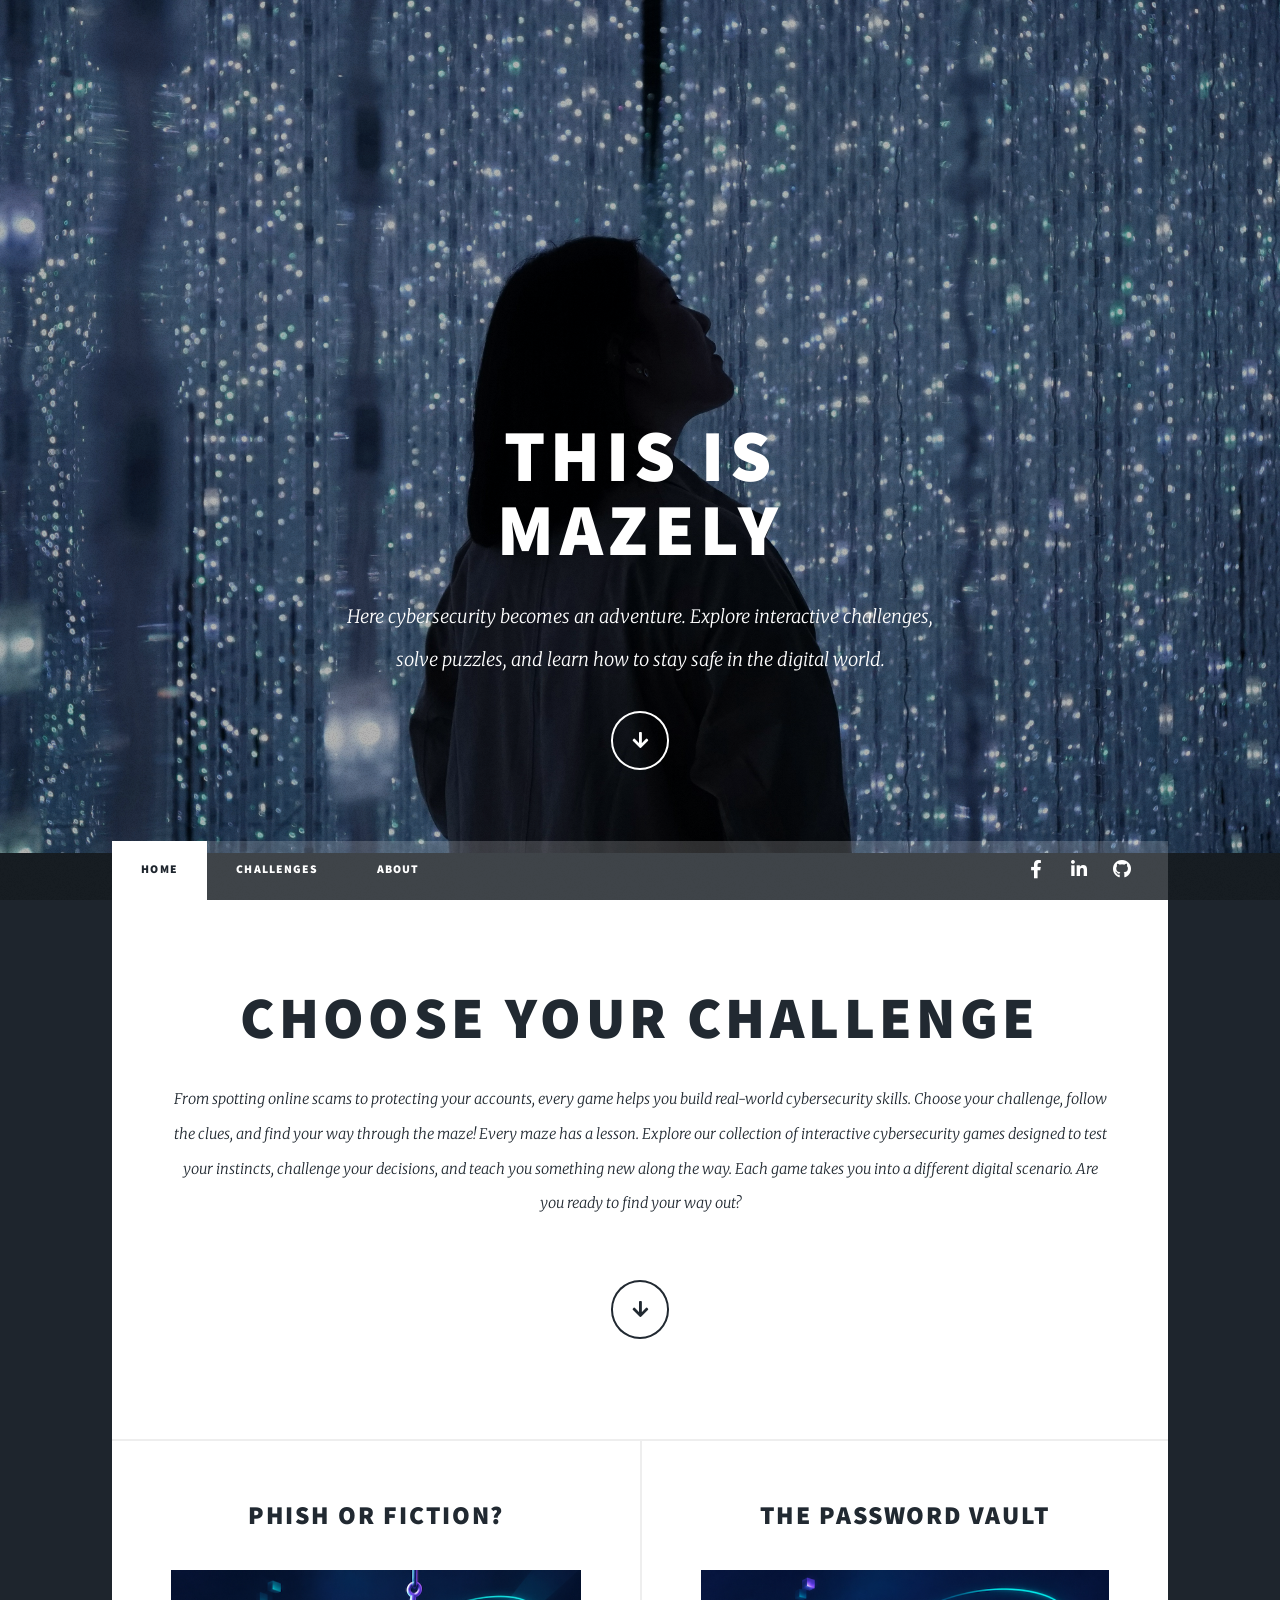
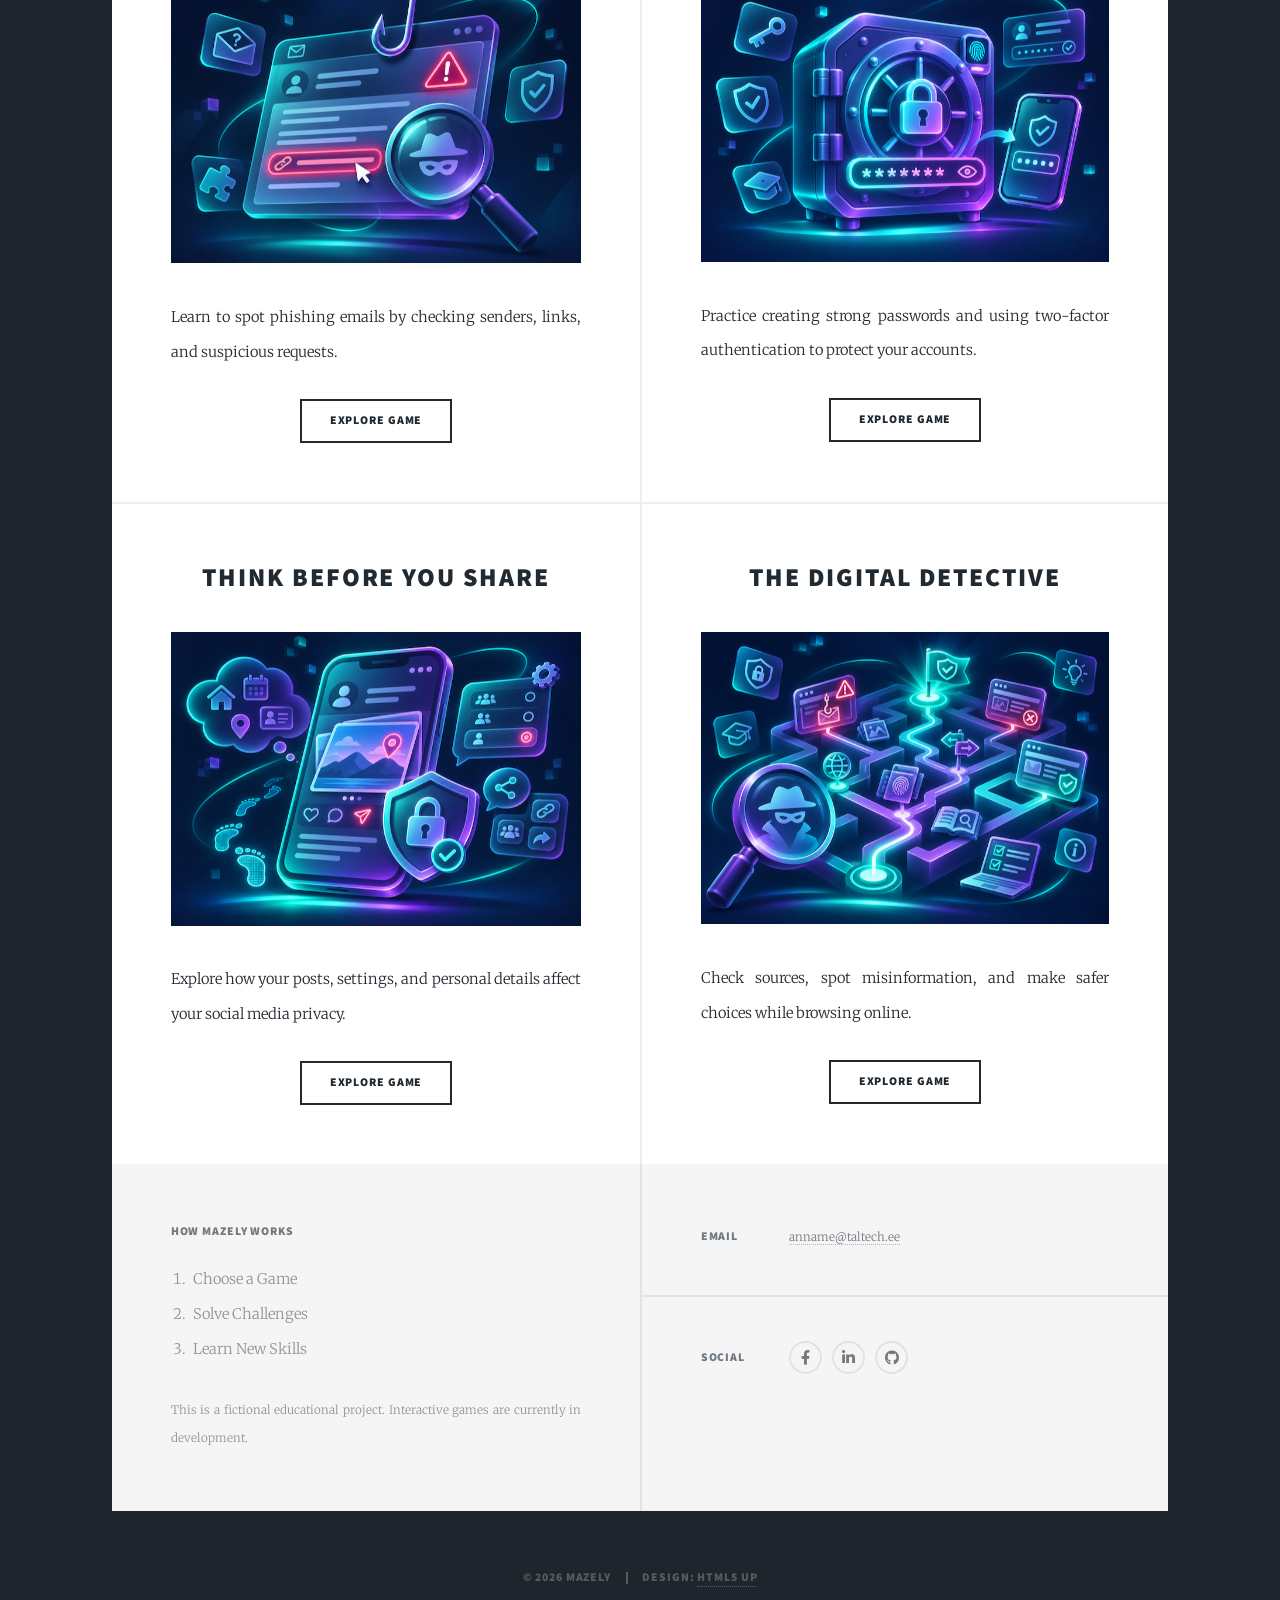
<file: index.html>
<!DOCTYPE HTML>
<!--
	Massively by HTML5 UP
	html5up.net | @ajlkn
	Free for personal and commercial use under the CCA 3.0 license (html5up.net/license)
-->
<html>
	<head>
		<title>Mazely - Cybersecurity Learning Games</title>
		<meta charset="utf-8" />
		<meta name="viewport" content="width=device-width, initial-scale=1, user-scalable=no" />
		<link rel="icon" type="image/png" sizes="32x32" href="images/favicon-32.png" />
		<link rel="icon" type="image/png" sizes="192x192" href="images/favicon-192.png" />
		<link rel="stylesheet" href="assets/css/main.css" />
		<noscript><link rel="stylesheet" href="assets/css/noscript.css" /></noscript>
	</head>
	<body class="is-preload">

		<!-- Wrapper -->
			<div id="wrapper" class="fade-in">

				<!-- Intro -->
					<div id="intro">
						<h1>This is<br />
						Mazely</h1>
						<p>Here cybersecurity becomes an adventure. Explore interactive challenges,<br />
						solve puzzles, and learn how to stay safe in the digital world.</p>
						<ul class="actions">
							<li><a href="#header" class="button icon solid solo fa-arrow-down scrolly">Continue</a></li>
						</ul>
					</div>

				<!-- Header -->
					<header id="header">
						<a href="index.html" class="logo">Mazely</a>
					</header>

				<!-- Nav -->
					<nav id="nav">
						<ul class="links">
							<li class="active"><a href="index.html">Home</a></li>
							<li><a href="challenges.html">Challenges</a></li>
							<li><a href="about.html">About</a></li>
						</ul>
						<ul class="icons">
							<li><a href="https://www.facebook.com/annamaria.erik" target="_blank" rel="noopener noreferrer" class="icon brands fa-facebook-f"><span class="label">Facebook</span></a></li>
							<li><a href="https://www.linkedin.com/in/anna-maria-erik/" target="_blank" rel="noopener noreferrer" class="icon brands fa-linkedin-in"><span class="label">LinkedIn</span></a></li>
							<li><a href="https://github.com/anxalicious" target="_blank" rel="noopener noreferrer" class="icon brands fa-github"><span class="label">GitHub</span></a></li>
						</ul>
					</nav>

				<!-- Main -->
					<div id="main">

						<!-- Featured Introduction -->
							<article class="post featured">
								<header class="major">
									<h2>Choose Your Challenge</h2>
									<p>From spotting online scams to protecting your accounts, every game helps you build real-world cybersecurity skills. Choose your challenge, follow the clues, and find your way through the maze! Every maze has a lesson. Explore our collection of interactive cybersecurity games designed to test your instincts, challenge your decisions, and teach you something new along the way. Each game takes you into a different digital scenario. Are you ready to find your way out?</p>
								</header>
								<ul class="actions special fixed">
									<li><a href="#games" aria-label="Explore Games" class="button icon solid solo fa-arrow-down scrolly"></a></li>
								</ul>
							</article>

						<!-- Cybersecurity Games -->
							<section id="games" class="posts">
								<article>
									<header>
										<h2>Phish or Fiction?</h2>
									</header>
									<span class="image fit"><img src="images/room_phish.jpeg" alt="" /></span>
									<p>Learn to spot phishing emails by checking senders, links, and suspicious requests.</p>
									<ul class="actions special">
										<li><a href="challenges.html#phishing" class="button">Explore Game</a></li>
									</ul>
								</article>
								<article>
									<header>
										<h2>The Password Vault</h2>
									</header>
									<span class="image fit"><img src="images/room_vault.jpeg" alt="" /></span>
									<p>Practice creating strong passwords and using two-factor authentication to protect your accounts.</p>
									<ul class="actions special">
										<li><a href="challenges.html#password-vault" class="button">Explore Game</a></li>
									</ul>
								</article>
								<article>
									<header>
										<h2>Think Before You Share</h2>
									</header>
									<span class="image fit"><img src="images/room_social.jpeg" alt="" /></span>
									<p>Explore how your posts, settings, and personal details affect your social media privacy.</p>
									<ul class="actions special">
										<li><a href="challenges.html#social-privacy" class="button">Explore Game</a></li>
									</ul>
								</article>
								<article>
									<header>
										<h2>The Digital Detective</h2>
									</header>
									<span class="image fit"><img src="images/room_detective.jpeg" alt="" /></span>
									<p>Check sources, spot misinformation, and make safer choices while browsing online.</p>
									<ul class="actions special">
										<li><a href="challenges.html#digital-detective" class="button">Explore Game</a></li>
									</ul>
								</article>
							</section>

					</div>

				<!-- Footer -->
					<footer id="footer">
						<section>
							<h3>How Mazely Works</h3>
							<ol>
								<li>Choose a Game</li>
								<li>Solve Challenges</li>
								<li>Learn New Skills</li>
							</ol>
							<p><small>This is a fictional educational project. Interactive games are currently in development.</small></p>
						</section>
						<section class="split contact">
							<section>
								<h3>Email</h3>
								<p><a href="mailto:anname@taltech.ee">anname@taltech.ee</a></p>
							</section>
							<section>
								<h3>Social</h3>
								<ul class="icons alt">
									<li><a href="https://www.facebook.com/annamaria.erik" target="_blank" rel="noopener noreferrer" class="icon brands alt fa-facebook-f"><span class="label">Facebook</span></a></li>
									<li><a href="https://www.linkedin.com/in/anna-maria-erik/" target="_blank" rel="noopener noreferrer" class="icon brands alt fa-linkedin-in"><span class="label">LinkedIn</span></a></li>
									<li><a href="https://github.com/anxalicious" target="_blank" rel="noopener noreferrer" class="icon brands alt fa-github"><span class="label">GitHub</span></a></li>
								</ul>
							</section>
						</section>
					</footer>

				<!-- Copyright -->
					<div id="copyright">
						<ul><li>&copy; 2026 Mazely</li><li>Design: <a href="https://html5up.net" target="_blank" rel="noopener noreferrer">HTML5 UP</a></li></ul>
					</div>

			</div>

		<!-- Scripts -->
			<script src="assets/js/jquery.min.js"></script>
			<script src="assets/js/jquery.scrollex.min.js"></script>
			<script src="assets/js/jquery.scrolly.min.js"></script>
			<script src="assets/js/browser.min.js"></script>
			<script src="assets/js/breakpoints.min.js"></script>
			<script src="assets/js/util.js"></script>
			<script src="assets/js/main.js"></script>

	</body>
</html>
</file>
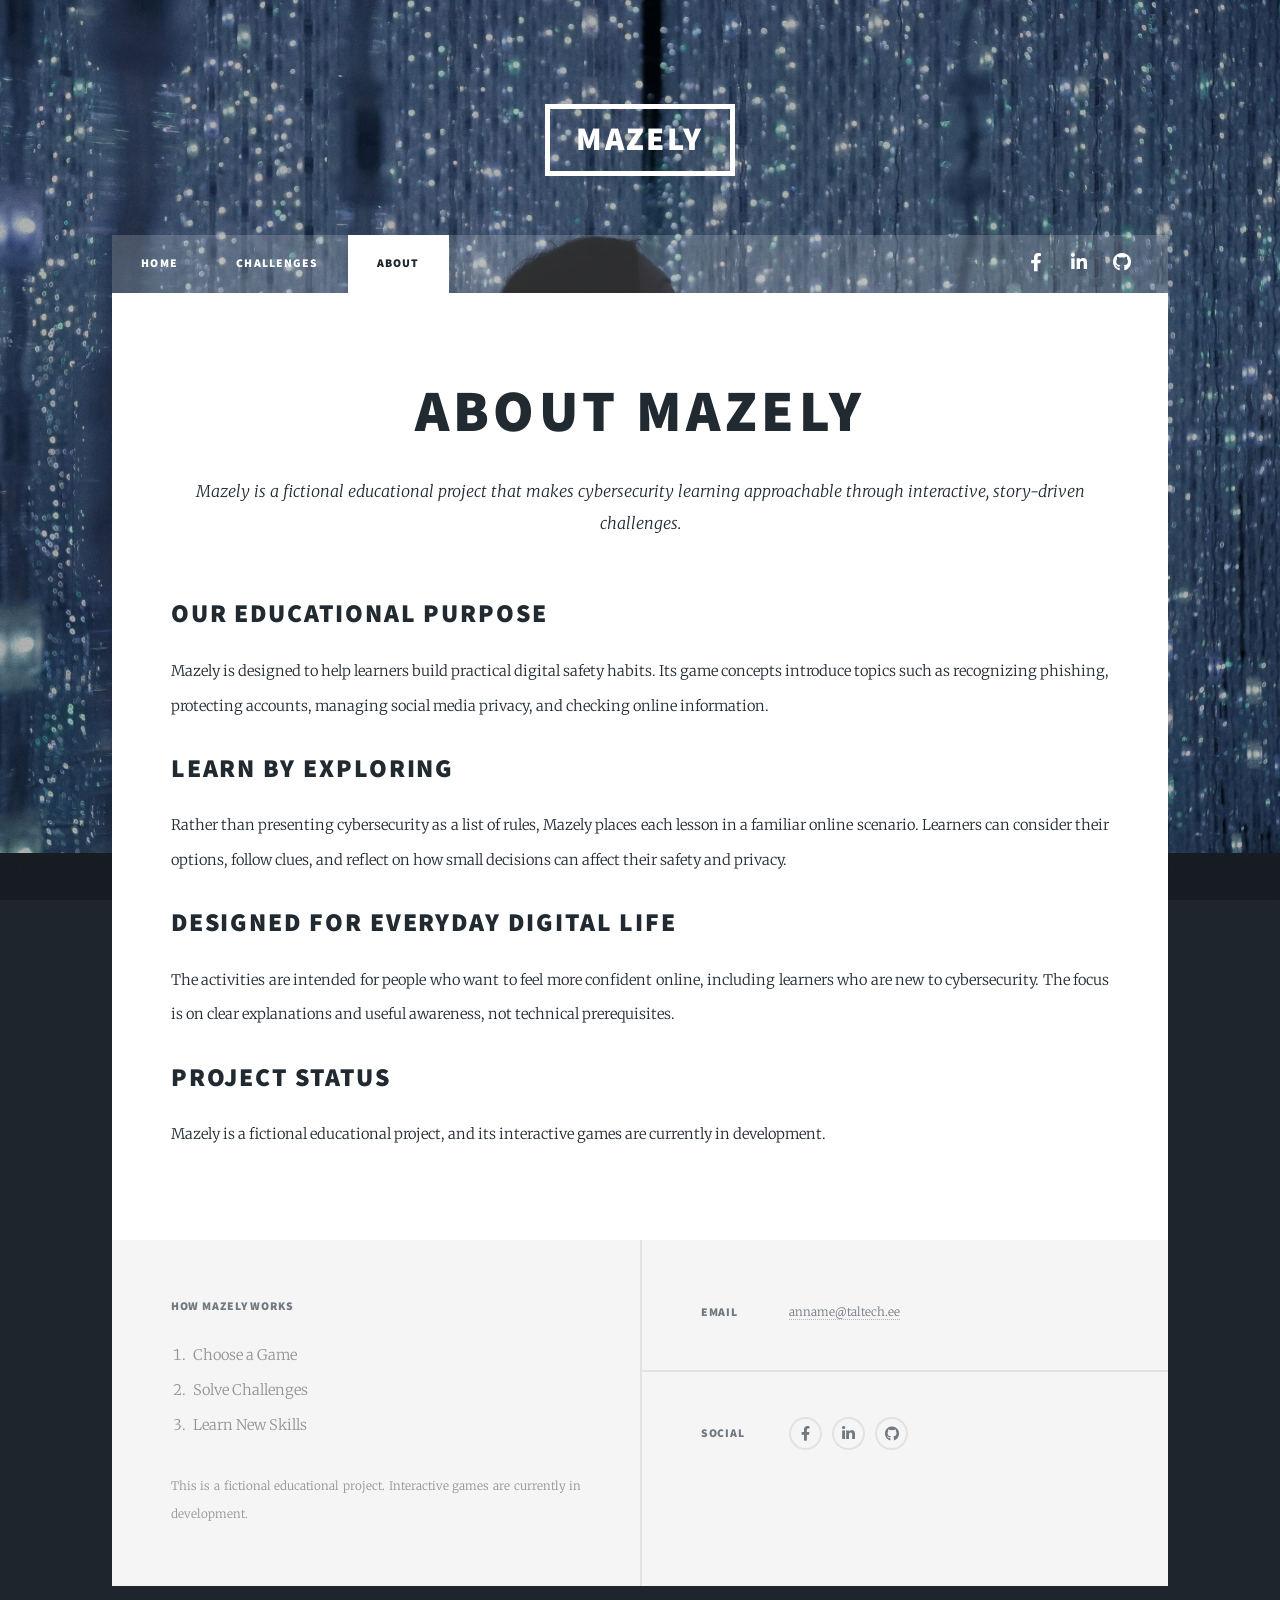
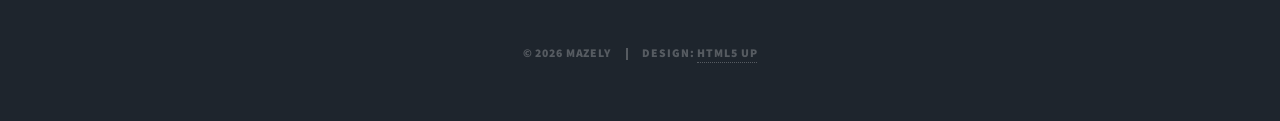
<file: about.html>
<!DOCTYPE HTML>
<!--
	Massively by HTML5 UP
	html5up.net | @ajlkn
	Free for personal and commercial use under the CCA 3.0 license (html5up.net/license)
-->
<html>
	<head>
		<title>About - Mazely</title>
		<meta charset="utf-8" />
		<meta name="viewport" content="width=device-width, initial-scale=1, user-scalable=no" />
		<link rel="icon" type="image/png" sizes="32x32" href="images/favicon-32.png" />
		<link rel="icon" type="image/png" sizes="192x192" href="images/favicon-192.png" />
		<link rel="stylesheet" href="assets/css/main.css" />
		<noscript><link rel="stylesheet" href="assets/css/noscript.css" /></noscript>
	</head>
	<body class="is-preload">

		<!-- Wrapper -->
			<div id="wrapper">

				<!-- Header -->
					<header id="header">
						<a href="index.html" class="logo">Mazely</a>
					</header>

				<!-- Nav -->
					<nav id="nav">
						<ul class="links">
							<li><a href="index.html">Home</a></li>
							<li><a href="challenges.html">Challenges</a></li>
							<li class="active"><a href="about.html">About</a></li>
						</ul>
						<ul class="icons">
							<li><a href="https://www.facebook.com/annamaria.erik" target="_blank" rel="noopener noreferrer" class="icon brands fa-facebook-f"><span class="label">Facebook</span></a></li>
							<li><a href="https://www.linkedin.com/in/anna-maria-erik/" target="_blank" rel="noopener noreferrer" class="icon brands fa-linkedin-in"><span class="label">LinkedIn</span></a></li>
							<li><a href="https://github.com/anxalicious" target="_blank" rel="noopener noreferrer" class="icon brands fa-github"><span class="label">GitHub</span></a></li>
						</ul>
					</nav>

				<!-- Main -->
					<div id="main">
						<section class="post">
							<header class="major">
								<h1>About Mazely</h1>
								<p>Mazely is a fictional educational project that makes cybersecurity learning approachable through interactive, story-driven challenges.</p>
							</header>

							<h2>Our Educational Purpose</h2>
							<p>Mazely is designed to help learners build practical digital safety habits. Its game concepts introduce topics such as recognizing phishing, protecting accounts, managing social media privacy, and checking online information.</p>

							<h2>Learn by Exploring</h2>
							<p>Rather than presenting cybersecurity as a list of rules, Mazely places each lesson in a familiar online scenario. Learners can consider their options, follow clues, and reflect on how small decisions can affect their safety and privacy.</p>

							<h2>Designed for Everyday Digital Life</h2>
							<p>The activities are intended for people who want to feel more confident online, including learners who are new to cybersecurity. The focus is on clear explanations and useful awareness, not technical prerequisites.</p>

							<h2>Project Status</h2>
							<p>Mazely is a fictional educational project, and its interactive games are currently in development.</p>
						</section>
					</div>

				<!-- Footer -->
					<footer id="footer">
						<section>
							<h3>How Mazely Works</h3>
							<ol>
								<li>Choose a Game</li>
								<li>Solve Challenges</li>
								<li>Learn New Skills</li>
							</ol>
							<p><small>This is a fictional educational project. Interactive games are currently in development.</small></p>
						</section>
						<section class="split contact">
							<section>
								<h3>Email</h3>
								<p><a href="mailto:anname@taltech.ee">anname@taltech.ee</a></p>
							</section>
							<section>
								<h3>Social</h3>
								<ul class="icons alt">
									<li><a href="https://www.facebook.com/annamaria.erik" target="_blank" rel="noopener noreferrer" class="icon brands alt fa-facebook-f"><span class="label">Facebook</span></a></li>
									<li><a href="https://www.linkedin.com/in/anna-maria-erik/" target="_blank" rel="noopener noreferrer" class="icon brands alt fa-linkedin-in"><span class="label">LinkedIn</span></a></li>
									<li><a href="https://github.com/anxalicious" target="_blank" rel="noopener noreferrer" class="icon brands alt fa-github"><span class="label">GitHub</span></a></li>
								</ul>
							</section>
						</section>
					</footer>

				<!-- Copyright -->
					<div id="copyright">
						<ul><li>&copy; 2026 Mazely</li><li>Design: <a href="https://html5up.net" target="_blank" rel="noopener noreferrer">HTML5 UP</a></li></ul>
					</div>
			</div>

		<!-- Scripts -->
			<script src="assets/js/jquery.min.js"></script>
			<script src="assets/js/jquery.scrollex.min.js"></script>
			<script src="assets/js/jquery.scrolly.min.js"></script>
			<script src="assets/js/browser.min.js"></script>
			<script src="assets/js/breakpoints.min.js"></script>
			<script src="assets/js/util.js"></script>
			<script src="assets/js/main.js"></script>

	</body>
</html>
</file>
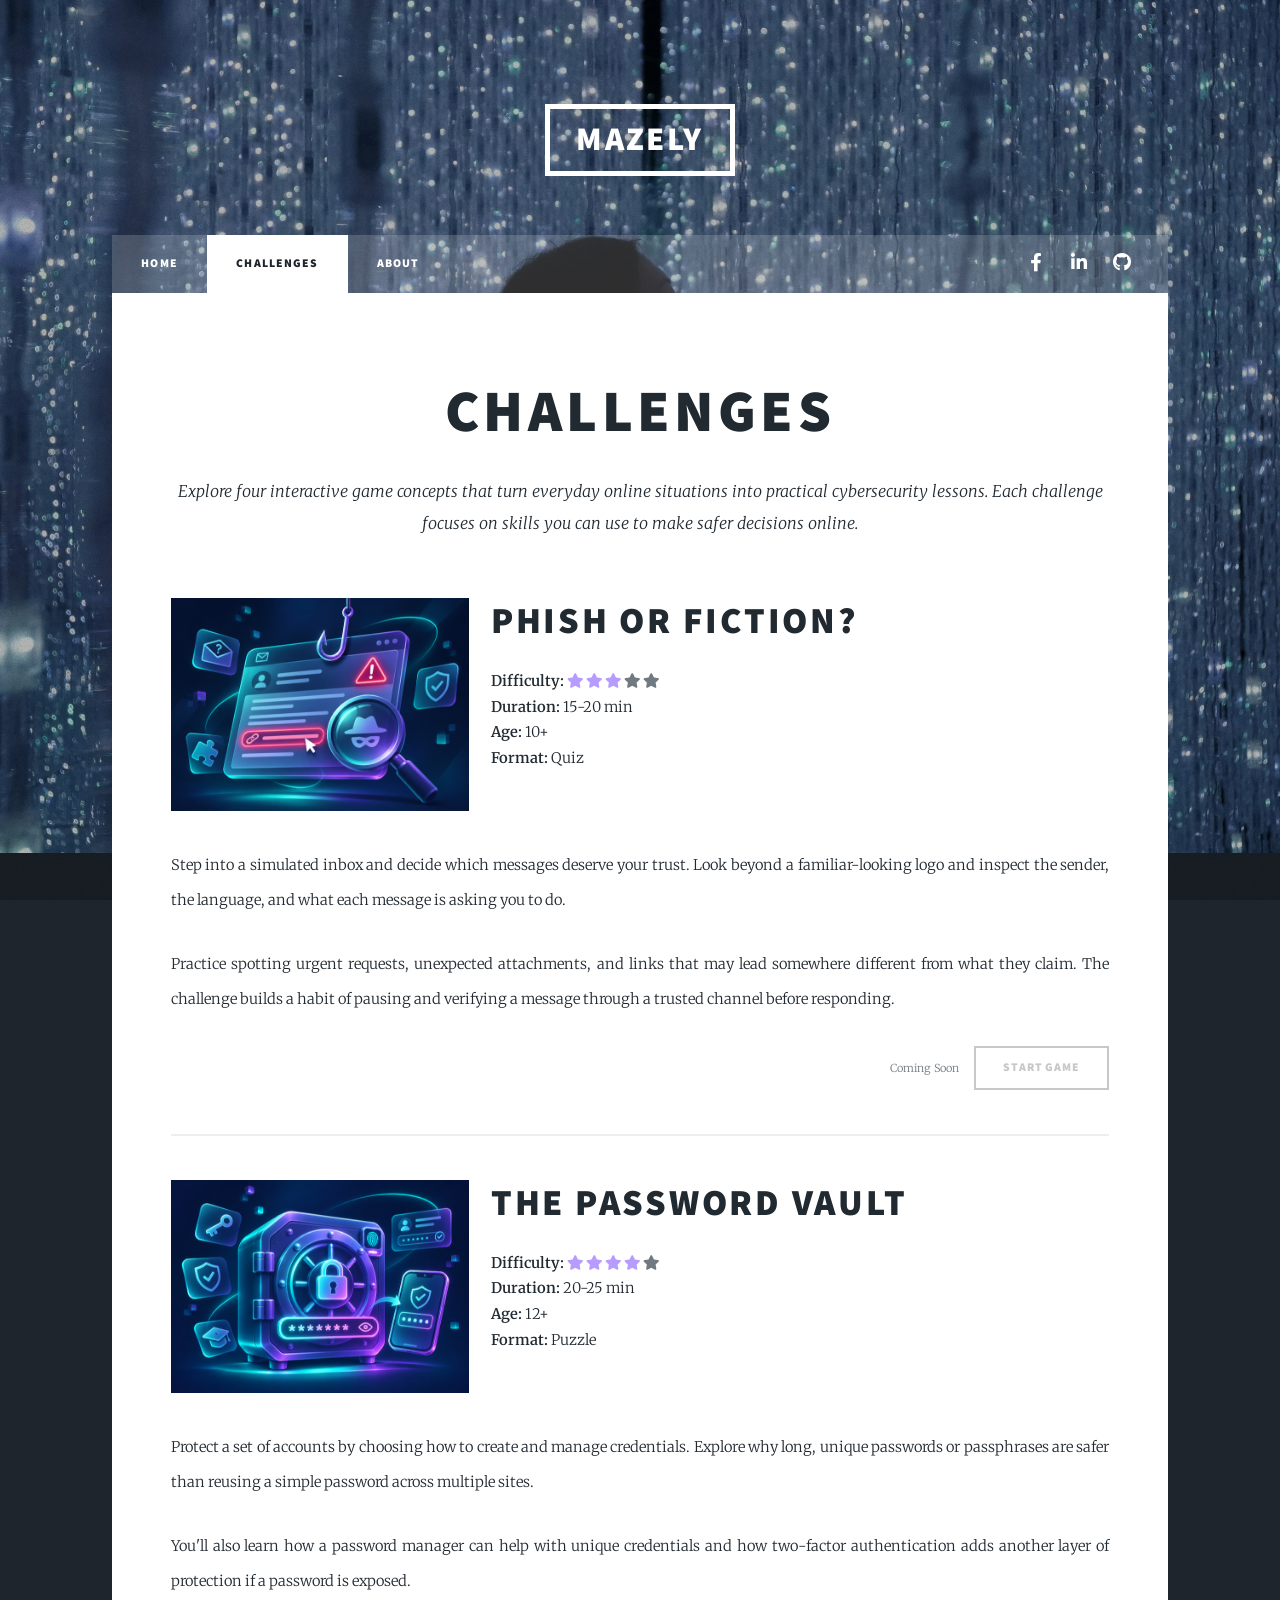
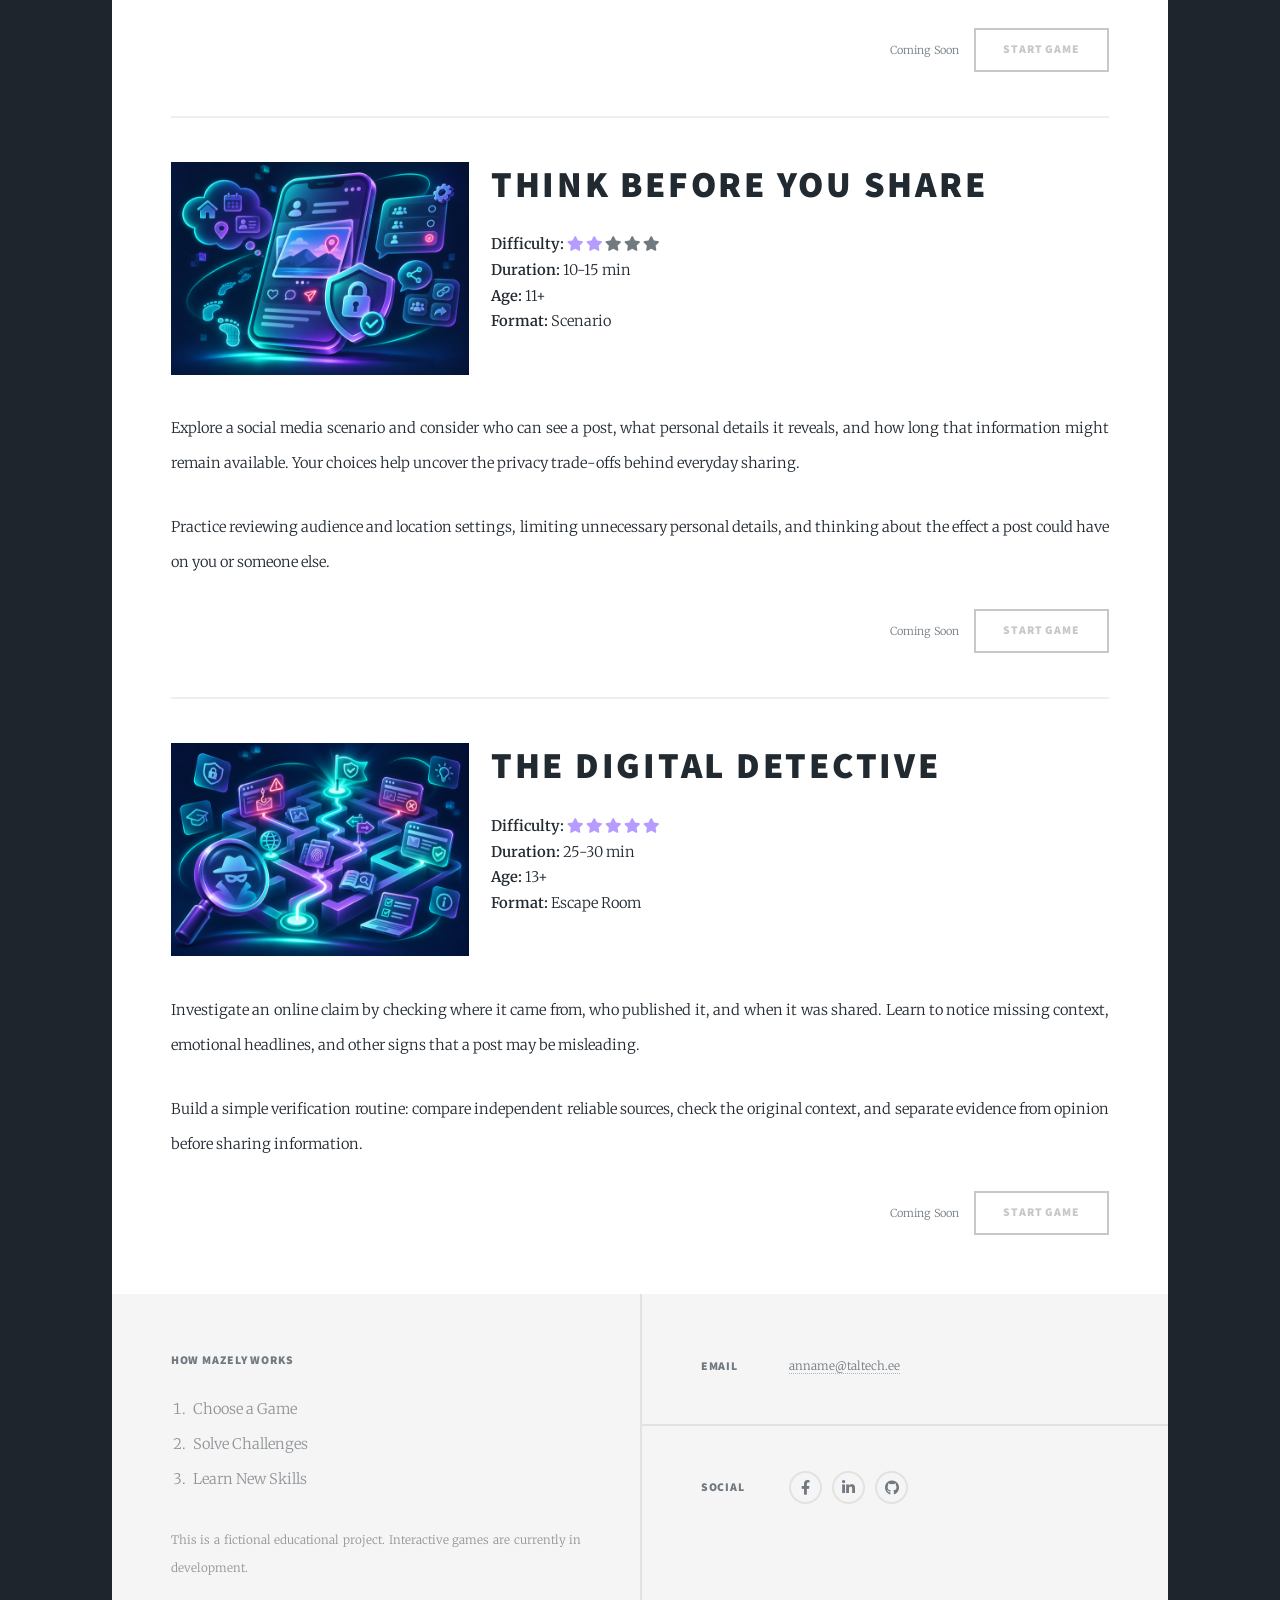
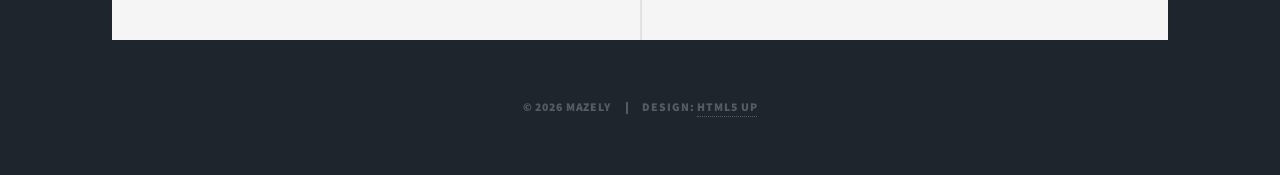
<file: challenges.html>
<!DOCTYPE HTML>
<!--
	Massively by HTML5 UP
	html5up.net | @ajlkn
	Free for personal and commercial use under the CCA 3.0 license (html5up.net/license)
-->
<html>
	<head>
		<title>Challenges - Mazely</title>
		<meta charset="utf-8" />
		<meta name="viewport" content="width=device-width, initial-scale=1, user-scalable=no" />
		<link rel="icon" type="image/png" sizes="32x32" href="images/favicon-32.png" />
		<link rel="icon" type="image/png" sizes="192x192" href="images/favicon-192.png" />
		<link rel="stylesheet" href="assets/css/main.css" />
		<noscript><link rel="stylesheet" href="assets/css/noscript.css" /></noscript>
	</head>
	<body class="is-preload">

		<!-- Wrapper -->
			<div id="wrapper">

				<!-- Header -->
					<header id="header">
						<a href="index.html" class="logo">Mazely</a>
					</header>

				<!-- Nav -->
					<nav id="nav">
						<ul class="links">
							<li><a href="index.html">Home</a></li>
							<li class="active"><a href="challenges.html">Challenges</a></li>
							<li><a href="about.html">About</a></li>
						</ul>
						<ul class="icons">
							<li><a href="https://www.facebook.com/annamaria.erik" target="_blank" rel="noopener noreferrer" class="icon brands fa-facebook-f"><span class="label">Facebook</span></a></li>
							<li><a href="https://www.linkedin.com/in/anna-maria-erik/" target="_blank" rel="noopener noreferrer" class="icon brands fa-linkedin-in"><span class="label">LinkedIn</span></a></li>
							<li><a href="https://github.com/anxalicious" target="_blank" rel="noopener noreferrer" class="icon brands fa-github"><span class="label">GitHub</span></a></li>
						</ul>
					</nav>

				<!-- Main -->
					<div id="main">
						<section class="post">
							<header class="major">
								<h1>Challenges</h1>
								<p>Explore four interactive game concepts that turn everyday online situations into practical cybersecurity lessons. Each challenge focuses on skills you can use to make safer decisions online.</p>
							</header>

							<div class="row">
								<div class="col-4 col-12-small">
									<span class="image fit"><img id="phishing" src="images/room_phish.jpeg" alt="Phish or Fiction? challenge room" /></span>
								</div>
								<div class="col-8 col-12-small">
									<h2 class="challenge-title">Phish or Fiction?</h2>
									<p class="challenge-meta">
										<strong>Difficulty:</strong> <span class="difficulty-stars" role="img" aria-label="3 out of 5 stars"><span class="icon solid fa-star star-filled" aria-hidden="true"></span> <span class="icon solid fa-star star-filled" aria-hidden="true"></span> <span class="icon solid fa-star star-filled" aria-hidden="true"></span> <span class="icon solid fa-star star-empty" aria-hidden="true"></span> <span class="icon solid fa-star star-empty" aria-hidden="true"></span></span><br />
										<strong>Duration:</strong> 15-20 min<br />
										<strong>Age:</strong> 10+<br />
										<strong>Format:</strong> Quiz
									</p>
								</div>
							</div>
							<div class="challenge-description">
									<p>Step into a simulated inbox and decide which messages deserve your trust. Look beyond a familiar-looking logo and inspect the sender, the language, and what each message is asking you to do.</p>
									<p>Practice spotting urgent requests, unexpected attachments, and links that may lead somewhere different from what they claim. The challenge builds a habit of pausing and verifying a message through a trusted channel before responding.</p>
								<div class="challenge-actions">
									<small class="coming-soon">Coming Soon</small>
									<button class="button" type="button" disabled>Start Game</button>
								</div>
							</div>

							<hr />
							<div class="row">
								<div class="col-4 col-12-small">
									<span class="image fit"><img id="password-vault" src="images/room_vault.jpeg" alt="The Password Vault challenge room" /></span>
								</div>
								<div class="col-8 col-12-small">
									<h2 class="challenge-title">The Password Vault</h2>
									<p class="challenge-meta">
										<strong>Difficulty:</strong> <span class="difficulty-stars" role="img" aria-label="4 out of 5 stars"><span class="icon solid fa-star star-filled" aria-hidden="true"></span> <span class="icon solid fa-star star-filled" aria-hidden="true"></span> <span class="icon solid fa-star star-filled" aria-hidden="true"></span> <span class="icon solid fa-star star-filled" aria-hidden="true"></span> <span class="icon solid fa-star star-empty" aria-hidden="true"></span></span><br />
										<strong>Duration:</strong> 20-25 min<br />
										<strong>Age:</strong> 12+<br />
										<strong>Format:</strong> Puzzle
									</p>
								</div>
							</div>
							<div class="challenge-description">
									<p>Protect a set of accounts by choosing how to create and manage credentials. Explore why long, unique passwords or passphrases are safer than reusing a simple password across multiple sites.</p>
									<p>You'll also learn how a password manager can help with unique credentials and how two-factor authentication adds another layer of protection if a password is exposed.</p>
								<div class="challenge-actions">
									<small class="coming-soon">Coming Soon</small>
									<button class="button" type="button" disabled>Start Game</button>
								</div>
							</div>

							<hr />
							<div class="row">
								<div class="col-4 col-12-small">
									<span class="image fit"><img id="social-privacy" src="images/room_social.jpeg" alt="Think Before You Share challenge room" /></span>
								</div>
								<div class="col-8 col-12-small">
									<h2 class="challenge-title">Think Before You Share</h2>
									<p class="challenge-meta">
										<strong>Difficulty:</strong> <span class="difficulty-stars" role="img" aria-label="2 out of 5 stars"><span class="icon solid fa-star star-filled" aria-hidden="true"></span> <span class="icon solid fa-star star-filled" aria-hidden="true"></span> <span class="icon solid fa-star star-empty" aria-hidden="true"></span> <span class="icon solid fa-star star-empty" aria-hidden="true"></span> <span class="icon solid fa-star star-empty" aria-hidden="true"></span></span><br />
										<strong>Duration:</strong> 10-15 min<br />
										<strong>Age:</strong> 11+<br />
										<strong>Format:</strong> Scenario
									</p>
								</div>
							</div>
							<div class="challenge-description">
									<p>Explore a social media scenario and consider who can see a post, what personal details it reveals, and how long that information might remain available. Your choices help uncover the privacy trade-offs behind everyday sharing.</p>
									<p>Practice reviewing audience and location settings, limiting unnecessary personal details, and thinking about the effect a post could have on you or someone else.</p>
								<div class="challenge-actions">
									<small class="coming-soon">Coming Soon</small>
									<button class="button" type="button" disabled>Start Game</button>
								</div>
							</div>

							<hr />
							<div class="row">
								<div class="col-4 col-12-small">
									<span class="image fit"><img id="digital-detective" src="images/room_detective.jpeg" alt="The Digital Detective challenge room" /></span>
								</div>
								<div class="col-8 col-12-small">
									<h2 class="challenge-title">The Digital Detective</h2>
									<p class="challenge-meta">
										<strong>Difficulty:</strong> <span class="difficulty-stars" role="img" aria-label="5 out of 5 stars"><span class="icon solid fa-star star-filled" aria-hidden="true"></span> <span class="icon solid fa-star star-filled" aria-hidden="true"></span> <span class="icon solid fa-star star-filled" aria-hidden="true"></span> <span class="icon solid fa-star star-filled" aria-hidden="true"></span> <span class="icon solid fa-star star-filled" aria-hidden="true"></span></span><br />
										<strong>Duration:</strong> 25-30 min<br />
										<strong>Age:</strong> 13+<br />
										<strong>Format:</strong> Escape Room
									</p>
								</div>
							</div>
							<div class="challenge-description">
									<p>Investigate an online claim by checking where it came from, who published it, and when it was shared. Learn to notice missing context, emotional headlines, and other signs that a post may be misleading.</p>
									<p>Build a simple verification routine: compare independent reliable sources, check the original context, and separate evidence from opinion before sharing information.</p>
								<div class="challenge-actions">
									<small class="coming-soon">Coming Soon</small>
									<button class="button" type="button" disabled>Start Game</button>
								</div>
							</div>
						</section>
					</div>

				<!-- Footer -->
					<footer id="footer">
						<section>
							<h3>How Mazely Works</h3>
							<ol>
								<li>Choose a Game</li>
								<li>Solve Challenges</li>
								<li>Learn New Skills</li>
							</ol>
							<p><small>This is a fictional educational project. Interactive games are currently in development.</small></p>
						</section>
						<section class="split contact">
							<section>
								<h3>Email</h3>
								<p><a href="mailto:anname@taltech.ee">anname@taltech.ee</a></p>
							</section>
							<section>
								<h3>Social</h3>
								<ul class="icons alt">
									<li><a href="https://www.facebook.com/annamaria.erik" target="_blank" rel="noopener noreferrer" class="icon brands alt fa-facebook-f"><span class="label">Facebook</span></a></li>
									<li><a href="https://www.linkedin.com/in/anna-maria-erik/" target="_blank" rel="noopener noreferrer" class="icon brands alt fa-linkedin-in"><span class="label">LinkedIn</span></a></li>
									<li><a href="https://github.com/anxalicious" target="_blank" rel="noopener noreferrer" class="icon brands alt fa-github"><span class="label">GitHub</span></a></li>
								</ul>
							</section>
						</section>
					</footer>

				<!-- Copyright -->
					<div id="copyright">
						<ul><li>&copy; 2026 Mazely</li><li>Design: <a href="https://html5up.net" target="_blank" rel="noopener noreferrer">HTML5 UP</a></li></ul>
					</div>
			</div>

		<!-- Scripts -->
			<script src="assets/js/jquery.min.js"></script>
			<script src="assets/js/jquery.scrollex.min.js"></script>
			<script src="assets/js/jquery.scrolly.min.js"></script>
			<script src="assets/js/browser.min.js"></script>
			<script src="assets/js/breakpoints.min.js"></script>
			<script src="assets/js/util.js"></script>
			<script src="assets/js/main.js"></script>

	</body>
</html>
</file>
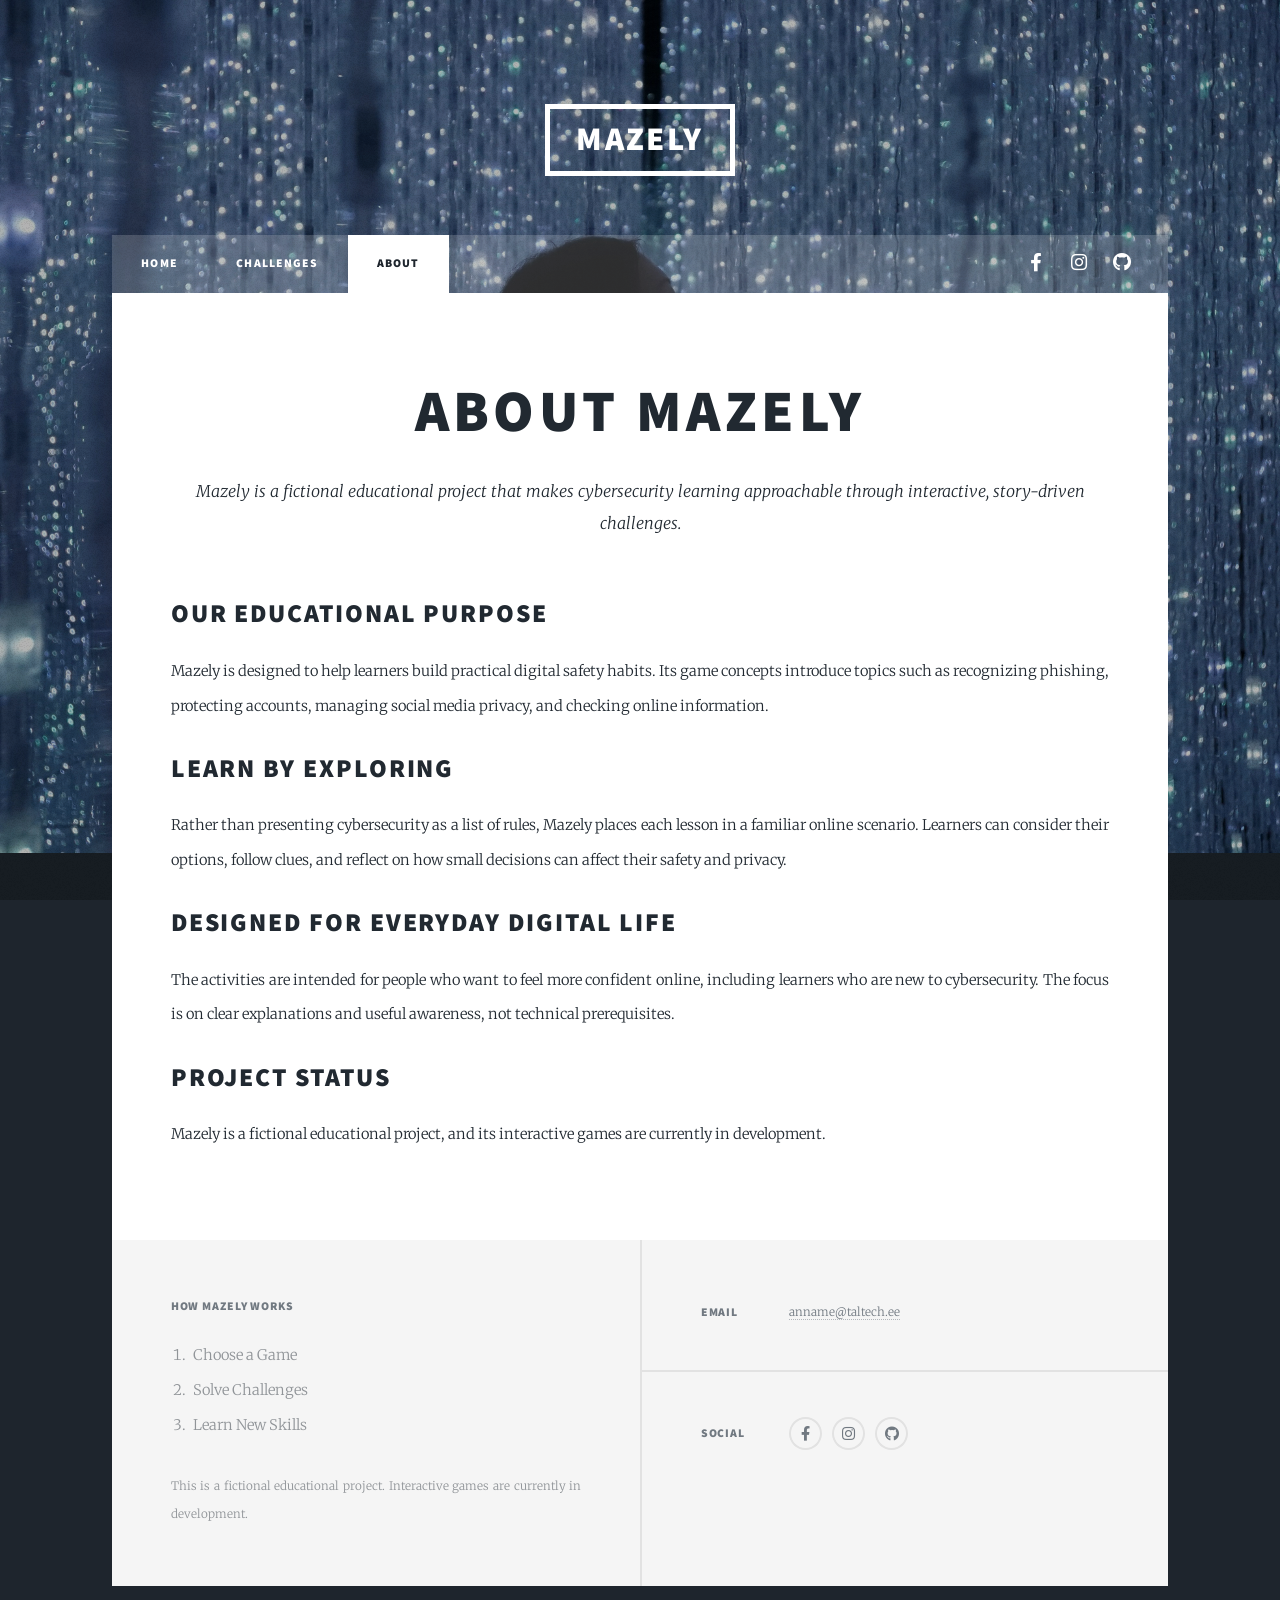
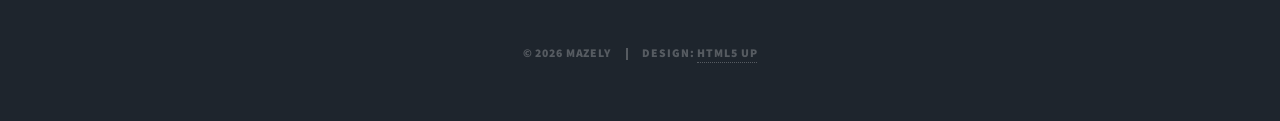
<file: elements.html>
<!DOCTYPE HTML>
<!--
	Massively by HTML5 UP
	html5up.net | @ajlkn
	Free for personal and commercial use under the CCA 3.0 license (html5up.net/license)
-->
<html>
	<head>
		<title>About - Mazely</title>
		<meta charset="utf-8" />
		<meta name="viewport" content="width=device-width, initial-scale=1, user-scalable=no" />
		<link rel="stylesheet" href="assets/css/main.css" />
		<noscript><link rel="stylesheet" href="assets/css/noscript.css" /></noscript>
	</head>
	<body class="is-preload">

		<!-- Wrapper -->
			<div id="wrapper">

				<!-- Header -->
					<header id="header">
						<a href="index.html" class="logo">Mazely</a>
					</header>

				<!-- Nav -->
					<nav id="nav">
						<ul class="links">
							<li><a href="index.html">Home</a></li>
							<li><a href="generic.html">Challenges</a></li>
							<li class="active"><a href="elements.html">About</a></li>
						</ul>
						<ul class="icons">
							<li><a href="https://www.facebook.com/" target="_blank" rel="noopener noreferrer" class="icon brands fa-facebook-f"><span class="label">Facebook</span></a></li>
							<li><a href="https://www.instagram.com/" target="_blank" rel="noopener noreferrer" class="icon brands fa-instagram"><span class="label">Instagram</span></a></li>
							<li><a href="https://github.com/" target="_blank" rel="noopener noreferrer" class="icon brands fa-github"><span class="label">GitHub</span></a></li>
						</ul>
					</nav>

				<!-- Main -->
					<div id="main">
						<section class="post">
							<header class="major">
								<h1>About Mazely</h1>
								<p>Mazely is a fictional educational project that makes cybersecurity learning approachable through interactive, story-driven challenges.</p>
							</header>

							<h2>Our Educational Purpose</h2>
							<p>Mazely is designed to help learners build practical digital safety habits. Its game concepts introduce topics such as recognizing phishing, protecting accounts, managing social media privacy, and checking online information.</p>

							<h2>Learn by Exploring</h2>
							<p>Rather than presenting cybersecurity as a list of rules, Mazely places each lesson in a familiar online scenario. Learners can consider their options, follow clues, and reflect on how small decisions can affect their safety and privacy.</p>

							<h2>Designed for Everyday Digital Life</h2>
							<p>The activities are intended for people who want to feel more confident online, including learners who are new to cybersecurity. The focus is on clear explanations and useful awareness, not technical prerequisites.</p>

							<h2>Project Status</h2>
							<p>Mazely is a fictional educational project, and its interactive games are currently in development.</p>
						</section>
					</div>

				<!-- Footer -->
					<footer id="footer">
						<section>
							<h3>How Mazely Works</h3>
							<ol>
								<li>Choose a Game</li>
								<li>Solve Challenges</li>
								<li>Learn New Skills</li>
							</ol>
							<p><small>This is a fictional educational project. Interactive games are currently in development.</small></p>
						</section>
						<section class="split contact">
							<section>
								<h3>Email</h3>
								<p><a href="mailto:anname@taltech.ee">anname@taltech.ee</a></p>
							</section>
							<section>
								<h3>Social</h3>
								<ul class="icons alt">
									<li><a href="https://www.facebook.com/" target="_blank" rel="noopener noreferrer" class="icon brands alt fa-facebook-f"><span class="label">Facebook</span></a></li>
									<li><a href="https://www.instagram.com/" target="_blank" rel="noopener noreferrer" class="icon brands alt fa-instagram"><span class="label">Instagram</span></a></li>
									<li><a href="https://github.com/" target="_blank" rel="noopener noreferrer" class="icon brands alt fa-github"><span class="label">GitHub</span></a></li>
								</ul>
							</section>
						</section>
					</footer>

				<!-- Copyright -->
					<div id="copyright">
						<ul><li>&copy; 2026 Mazely</li><li>Design: <a href="https://html5up.net" target="_blank" rel="noopener noreferrer">HTML5 UP</a></li></ul>
					</div>
			</div>

		<!-- Scripts -->
			<script src="assets/js/jquery.min.js"></script>
			<script src="assets/js/jquery.scrollex.min.js"></script>
			<script src="assets/js/jquery.scrolly.min.js"></script>
			<script src="assets/js/browser.min.js"></script>
			<script src="assets/js/breakpoints.min.js"></script>
			<script src="assets/js/util.js"></script>
			<script src="assets/js/main.js"></script>

	</body>
</html>
</file>
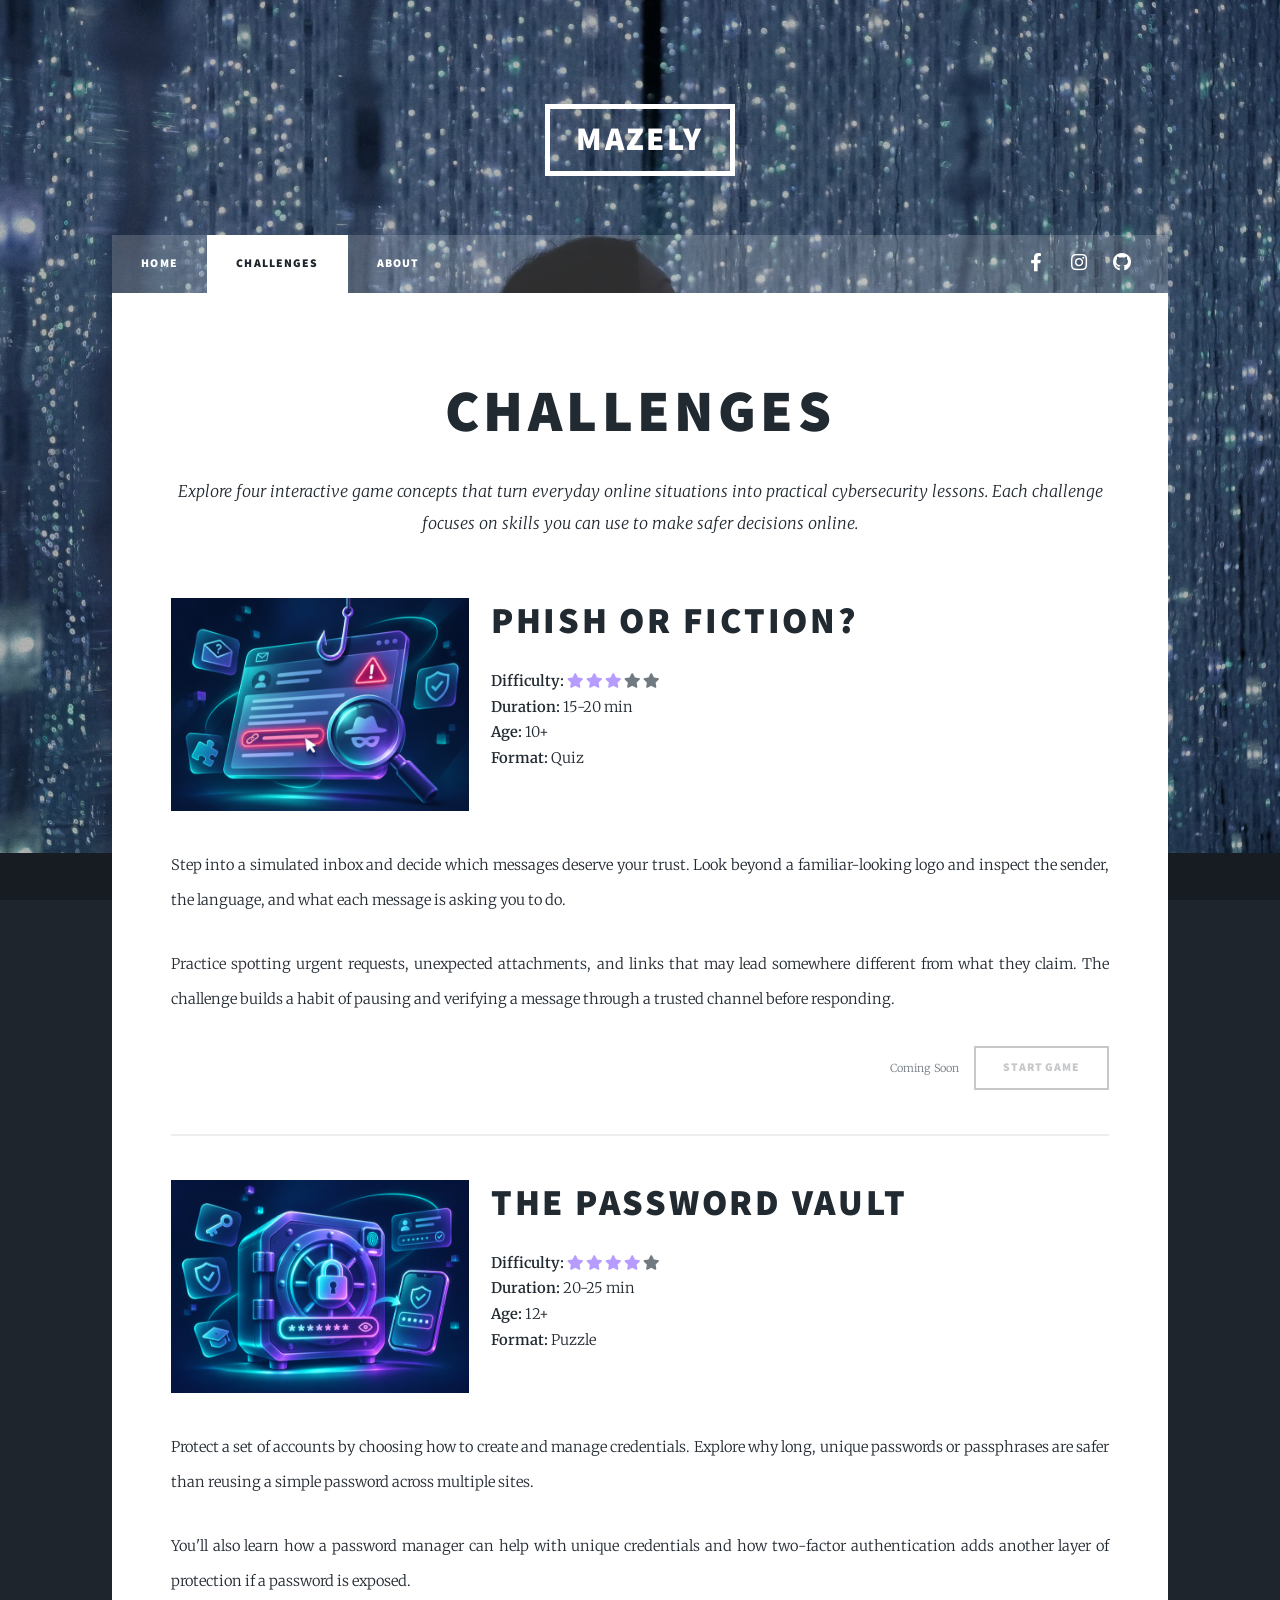
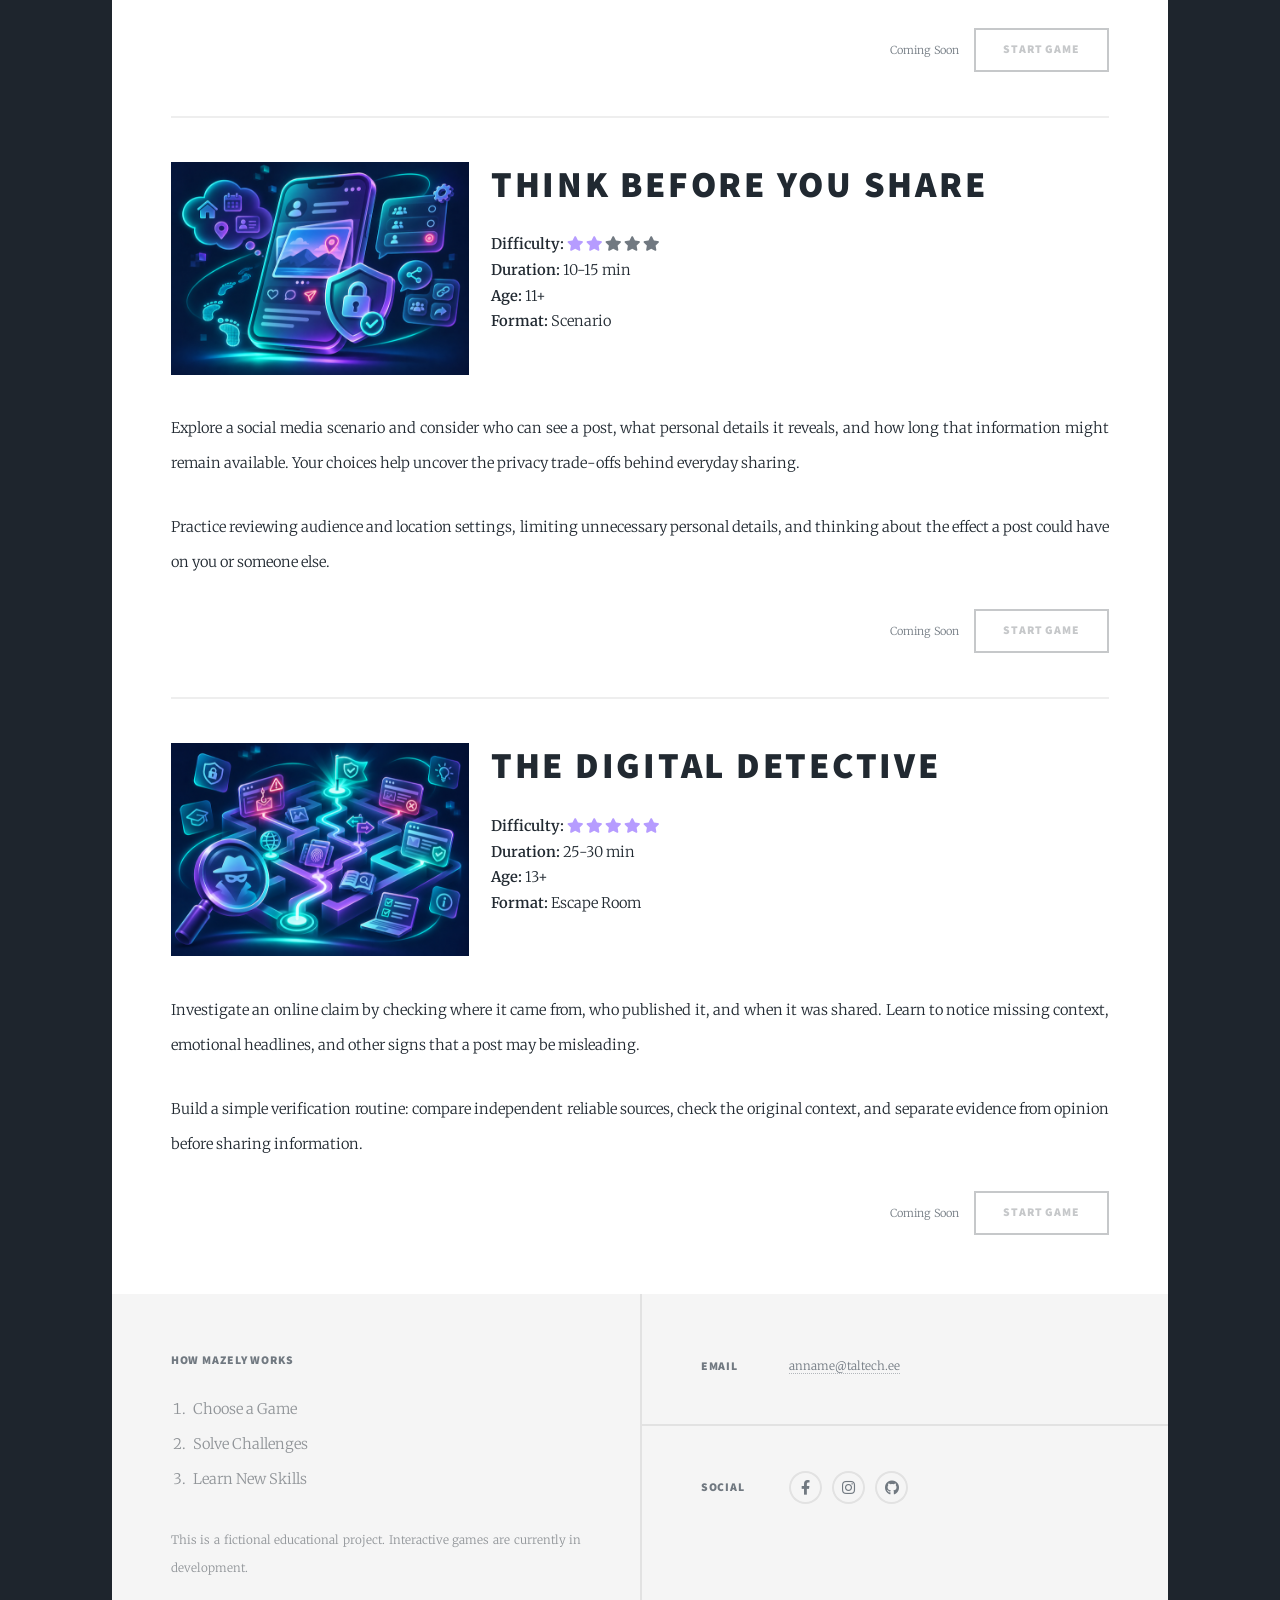
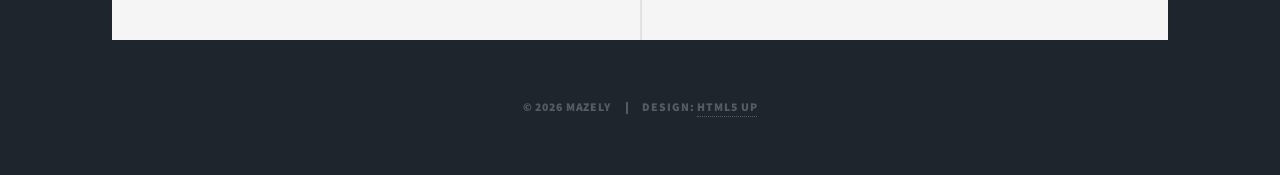
<file: generic.html>
<!DOCTYPE HTML>
<!--
	Massively by HTML5 UP
	html5up.net | @ajlkn
	Free for personal and commercial use under the CCA 3.0 license (html5up.net/license)
-->
<html>
	<head>
		<title>Challenges - Mazely</title>
		<meta charset="utf-8" />
		<meta name="viewport" content="width=device-width, initial-scale=1, user-scalable=no" />
		<link rel="stylesheet" href="assets/css/main.css" />
		<noscript><link rel="stylesheet" href="assets/css/noscript.css" /></noscript>
	</head>
	<body class="is-preload">

		<!-- Wrapper -->
			<div id="wrapper">

				<!-- Header -->
					<header id="header">
						<a href="index.html" class="logo">Mazely</a>
					</header>

				<!-- Nav -->
					<nav id="nav">
						<ul class="links">
							<li><a href="index.html">Home</a></li>
							<li class="active"><a href="generic.html">Challenges</a></li>
							<li><a href="elements.html">About</a></li>
						</ul>
						<ul class="icons">
							<li><a href="https://www.facebook.com/" target="_blank" rel="noopener noreferrer" class="icon brands fa-facebook-f"><span class="label">Facebook</span></a></li>
							<li><a href="https://www.instagram.com/" target="_blank" rel="noopener noreferrer" class="icon brands fa-instagram"><span class="label">Instagram</span></a></li>
							<li><a href="https://github.com/" target="_blank" rel="noopener noreferrer" class="icon brands fa-github"><span class="label">GitHub</span></a></li>
						</ul>
					</nav>

				<!-- Main -->
					<div id="main">
						<section class="post">
							<header class="major">
								<h1>Challenges</h1>
								<p>Explore four interactive game concepts that turn everyday online situations into practical cybersecurity lessons. Each challenge focuses on skills you can use to make safer decisions online.</p>
							</header>

							<div class="row">
								<div class="col-4 col-12-small">
									<span class="image fit"><img src="images/room_phish.jpeg" alt="Phish or Fiction? challenge room" /></span>
								</div>
								<div class="col-8 col-12-small">
									<h2 id="phishing" class="challenge-title">Phish or Fiction?</h2>
									<p class="challenge-meta">
										<strong>Difficulty:</strong> <span class="difficulty-stars" role="img" aria-label="3 out of 5 stars"><span class="icon solid fa-star star-filled" aria-hidden="true"></span> <span class="icon solid fa-star star-filled" aria-hidden="true"></span> <span class="icon solid fa-star star-filled" aria-hidden="true"></span> <span class="icon solid fa-star star-empty" aria-hidden="true"></span> <span class="icon solid fa-star star-empty" aria-hidden="true"></span></span><br />
										<strong>Duration:</strong> 15-20 min<br />
										<strong>Age:</strong> 10+<br />
										<strong>Format:</strong> Quiz
									</p>
								</div>
							</div>
							<div class="challenge-description">
									<p>Step into a simulated inbox and decide which messages deserve your trust. Look beyond a familiar-looking logo and inspect the sender, the language, and what each message is asking you to do.</p>
									<p>Practice spotting urgent requests, unexpected attachments, and links that may lead somewhere different from what they claim. The challenge builds a habit of pausing and verifying a message through a trusted channel before responding.</p>
								<div class="challenge-actions">
									<small class="coming-soon">Coming Soon</small>
									<button class="button" type="button" disabled>Start Game</button>
								</div>
							</div>

							<hr />
							<div class="row">
								<div class="col-4 col-12-small">
									<span class="image fit"><img src="images/room_vault.jpeg" alt="The Password Vault challenge room" /></span>
								</div>
								<div class="col-8 col-12-small">
									<h2 id="password-vault" class="challenge-title">The Password Vault</h2>
									<p class="challenge-meta">
										<strong>Difficulty:</strong> <span class="difficulty-stars" role="img" aria-label="4 out of 5 stars"><span class="icon solid fa-star star-filled" aria-hidden="true"></span> <span class="icon solid fa-star star-filled" aria-hidden="true"></span> <span class="icon solid fa-star star-filled" aria-hidden="true"></span> <span class="icon solid fa-star star-filled" aria-hidden="true"></span> <span class="icon solid fa-star star-empty" aria-hidden="true"></span></span><br />
										<strong>Duration:</strong> 20-25 min<br />
										<strong>Age:</strong> 12+<br />
										<strong>Format:</strong> Puzzle
									</p>
								</div>
							</div>
							<div class="challenge-description">
									<p>Protect a set of accounts by choosing how to create and manage credentials. Explore why long, unique passwords or passphrases are safer than reusing a simple password across multiple sites.</p>
									<p>You'll also learn how a password manager can help with unique credentials and how two-factor authentication adds another layer of protection if a password is exposed.</p>
								<div class="challenge-actions">
									<small class="coming-soon">Coming Soon</small>
									<button class="button" type="button" disabled>Start Game</button>
								</div>
							</div>

							<hr />
							<div class="row">
								<div class="col-4 col-12-small">
									<span class="image fit"><img src="images/room_social.jpeg" alt="Think Before You Share challenge room" /></span>
								</div>
								<div class="col-8 col-12-small">
									<h2 id="social-privacy" class="challenge-title">Think Before You Share</h2>
									<p class="challenge-meta">
										<strong>Difficulty:</strong> <span class="difficulty-stars" role="img" aria-label="2 out of 5 stars"><span class="icon solid fa-star star-filled" aria-hidden="true"></span> <span class="icon solid fa-star star-filled" aria-hidden="true"></span> <span class="icon solid fa-star star-empty" aria-hidden="true"></span> <span class="icon solid fa-star star-empty" aria-hidden="true"></span> <span class="icon solid fa-star star-empty" aria-hidden="true"></span></span><br />
										<strong>Duration:</strong> 10-15 min<br />
										<strong>Age:</strong> 11+<br />
										<strong>Format:</strong> Scenario
									</p>
								</div>
							</div>
							<div class="challenge-description">
									<p>Explore a social media scenario and consider who can see a post, what personal details it reveals, and how long that information might remain available. Your choices help uncover the privacy trade-offs behind everyday sharing.</p>
									<p>Practice reviewing audience and location settings, limiting unnecessary personal details, and thinking about the effect a post could have on you or someone else.</p>
								<div class="challenge-actions">
									<small class="coming-soon">Coming Soon</small>
									<button class="button" type="button" disabled>Start Game</button>
								</div>
							</div>

							<hr />
							<div class="row">
								<div class="col-4 col-12-small">
									<span class="image fit"><img src="images/room_detective.jpeg" alt="The Digital Detective challenge room" /></span>
								</div>
								<div class="col-8 col-12-small">
									<h2 id="digital-detective" class="challenge-title">The Digital Detective</h2>
									<p class="challenge-meta">
										<strong>Difficulty:</strong> <span class="difficulty-stars" role="img" aria-label="5 out of 5 stars"><span class="icon solid fa-star star-filled" aria-hidden="true"></span> <span class="icon solid fa-star star-filled" aria-hidden="true"></span> <span class="icon solid fa-star star-filled" aria-hidden="true"></span> <span class="icon solid fa-star star-filled" aria-hidden="true"></span> <span class="icon solid fa-star star-filled" aria-hidden="true"></span></span><br />
										<strong>Duration:</strong> 25-30 min<br />
										<strong>Age:</strong> 13+<br />
										<strong>Format:</strong> Escape Room
									</p>
								</div>
							</div>
							<div class="challenge-description">
									<p>Investigate an online claim by checking where it came from, who published it, and when it was shared. Learn to notice missing context, emotional headlines, and other signs that a post may be misleading.</p>
									<p>Build a simple verification routine: compare independent reliable sources, check the original context, and separate evidence from opinion before sharing information.</p>
								<div class="challenge-actions">
									<small class="coming-soon">Coming Soon</small>
									<button class="button" type="button" disabled>Start Game</button>
								</div>
							</div>
						</section>
					</div>

				<!-- Footer -->
					<footer id="footer">
						<section>
							<h3>How Mazely Works</h3>
							<ol>
								<li>Choose a Game</li>
								<li>Solve Challenges</li>
								<li>Learn New Skills</li>
							</ol>
							<p><small>This is a fictional educational project. Interactive games are currently in development.</small></p>
						</section>
						<section class="split contact">
							<section>
								<h3>Email</h3>
								<p><a href="mailto:anname@taltech.ee">anname@taltech.ee</a></p>
							</section>
							<section>
								<h3>Social</h3>
								<ul class="icons alt">
									<li><a href="https://www.facebook.com/" target="_blank" rel="noopener noreferrer" class="icon brands alt fa-facebook-f"><span class="label">Facebook</span></a></li>
									<li><a href="https://www.instagram.com/" target="_blank" rel="noopener noreferrer" class="icon brands alt fa-instagram"><span class="label">Instagram</span></a></li>
									<li><a href="https://github.com/" target="_blank" rel="noopener noreferrer" class="icon brands alt fa-github"><span class="label">GitHub</span></a></li>
								</ul>
							</section>
						</section>
					</footer>

				<!-- Copyright -->
					<div id="copyright">
						<ul><li>&copy; 2026 Mazely</li><li>Design: <a href="https://html5up.net" target="_blank" rel="noopener noreferrer">HTML5 UP</a></li></ul>
					</div>
			</div>

		<!-- Scripts -->
			<script src="assets/js/jquery.min.js"></script>
			<script src="assets/js/jquery.scrollex.min.js"></script>
			<script src="assets/js/jquery.scrolly.min.js"></script>
			<script src="assets/js/browser.min.js"></script>
			<script src="assets/js/breakpoints.min.js"></script>
			<script src="assets/js/util.js"></script>
			<script src="assets/js/main.js"></script>

	</body>
</html>
</file>
<file: assets/css/main.css>
@import url(fontawesome-all.min.css);
@import url("https://fonts.googleapis.com/css?family=Merriweather:300,700,300italic,700italic|Source+Sans+Pro:900");

/*
	Massively by HTML5 UP
	html5up.net | @ajlkn
	Free for personal and commercial use under the CCA 3.0 license (html5up.net/license)
*/

html, body, div, span, applet, object,
iframe, h1, h2, h3, h4, h5, h6, p, blockquote,
pre, a, abbr, acronym, address, big, cite,
code, del, dfn, em, img, ins, kbd, q, s, samp,
small, strike, strong, sub, sup, tt, var, b,
u, i, center, dl, dt, dd, ol, ul, li, fieldset,
form, label, legend, table, caption, tbody,
tfoot, thead, tr, th, td, article, aside,
canvas, details, embed, figure, figcaption,
footer, header, hgroup, menu, nav, output, ruby,
section, summary, time, mark, audio, video {
	margin: 0;
	padding: 0;
	border: 0;
	font-size: 100%;
	font: inherit;
	vertical-align: baseline;}

article, aside, details, figcaption, figure,
footer, header, hgroup, menu, nav, section {
	display: block;}

body {
	line-height: 1;
}

ol, ul {
	list-style: none;
}

blockquote, q {
	quotes: none;
}

	blockquote:before, blockquote:after, q:before, q:after {
		content: '';
		content: none;
	}

table {
	border-collapse: collapse;
	border-spacing: 0;
}

body {
	-webkit-text-size-adjust: none;
}

mark {
	background-color: transparent;
	color: inherit;
}

input::-moz-focus-inner {
	border: 0;
	padding: 0;
}

input, select, textarea {
	-moz-appearance: none;
	-webkit-appearance: none;
	-ms-appearance: none;
	appearance: none;
}

/* Basic */

	@-ms-viewport {
		width: device-width;
	}

	body {
		-ms-overflow-style: scrollbar;
	}

	@media screen and (max-width: 480px) {

		html, body {
			min-width: 320px;
		}

	}

	html {
		box-sizing: border-box;
	}

	*, *:before, *:after {
		box-sizing: inherit;
	}

	body {
		background-color: #1e252d;
	}

		body.is-preload *, body.is-preload *:before, body.is-preload *:after {
			-moz-animation: none !important;
			-webkit-animation: none !important;
			-ms-animation: none !important;
			animation: none !important;
			-moz-transition: none !important;
			-webkit-transition: none !important;
			-ms-transition: none !important;
			transition: none !important;
		}

/* Type */

	html {
		font-size: 16pt;
	}

		@media screen and (max-width: 1680px) {

			html {
				font-size: 12pt;
			}

		}

		@media screen and (max-width: 1280px) {

			html {
				font-size: 11pt;
			}

		}

		@media screen and (max-width: 360px) {

			html {
				font-size: 10pt;
			}

		}

	body {
		color: #212931;
	}

	body, input, select, textarea {
		font-family: "Merriweather", Georgia, serif;
		font-weight: 300;
		font-size: 1rem;
		line-height: 2.375;
	}

	a {
		-moz-transition: color 0.2s ease-in-out, background-color 0.2s ease-in-out, border-color 0.2s ease-in-out, box-shadow 0.2s ease-in-out;
		-webkit-transition: color 0.2s ease-in-out, background-color 0.2s ease-in-out, border-color 0.2s ease-in-out, box-shadow 0.2s ease-in-out;
		-ms-transition: color 0.2s ease-in-out, background-color 0.2s ease-in-out, border-color 0.2s ease-in-out, box-shadow 0.2s ease-in-out;
		transition: color 0.2s ease-in-out, background-color 0.2s ease-in-out, border-color 0.2s ease-in-out, box-shadow 0.2s ease-in-out;
		border-bottom: dotted 1px;
		text-decoration: none;
	}

		a:hover {
			border-bottom-color: transparent;
		}

	strong, b {
		font-weight: 600;
	}

	em, i {
		font-style: italic;
	}

	p {
		text-align: justify;
		margin: 0 0 2rem 0;
	}

	h1, h2, h3, h4, h5, h6 {
		font-family: "Source Sans Pro", Helvetica, sans-serif;
		font-weight: 900;
		line-height: 1.5;
		letter-spacing: 0.075em;
		text-transform: uppercase;
		margin: 0 0 1rem 0;
	}

		h1 a, h2 a, h3 a, h4 a, h5 a, h6 a {
			border-bottom: 0;
			color: inherit;
			text-decoration: none;
		}

	h1 {
		font-size: 4rem;
		line-height: 1.1;
		margin: 0 0 2rem 0;
	}

	h2 {
		font-size: 1.75rem;
		line-height: 1.3;
		margin: 0 0 1.5rem 0;
	}

	h3 {
		font-size: 1.25rem;
		margin: 0 0 1.5rem 0;
	}

	h4 {
		font-size: 1rem;
	}

	h5 {
		font-size: 0.9rem;
	}

	h6 {
		font-size: 0.8rem;
	}

	sub {
		font-size: 0.8rem;
		position: relative;
		top: 0.5rem;
	}

	sup {
		font-size: 0.8rem;
		position: relative;
		top: -0.5rem;
	}

	blockquote {
		border-left: solid 4px;
		font-style: italic;
		margin: 0 0 2rem 0;
		padding: 0.5rem 0 0.5rem 2rem;
	}

	code {
		border: solid 2px;
		font-family: "Courier New", monospace;
		font-size: 0.9rem;
		margin: 0 0.25rem;
		padding: 0.25rem 0.65rem;
	}

	pre {
		-webkit-overflow-scrolling: touch;
		font-family: "Courier New", monospace;
		font-size: 0.9rem;
		margin: 0 0 2rem 0;
	}

		pre code {
			display: block;
			line-height: 1.75;
			padding: 1rem 1.5rem;
			overflow-x: auto;
		}

	hr {
		border: 0;
		border-bottom: solid 2px;
		margin: 3rem 0;
	}

		hr.major {
			margin: 5rem 0;
		}

	.align-left {
		text-align: left;
	}

	.align-center {
		text-align: center;
	}

	.align-right {
		text-align: right;
	}

	input, select, textarea {
		color: #212931;
	}

	a {
		color: #212931;
		border-bottom-color: rgba(33, 41, 49, 0.5);
	}

		a:hover {
			border-bottom-color: transparent;
			color: #b69cff !important;
		}

	strong, b {
		color: #212931;
	}

	h1, h2, h3, h4, h5, h6 {
		color: #212931;
	}

	blockquote {
		border-left-color: #eeeeee;
	}

	code {
		background: rgba(220, 220, 220, 0.25);
		border-color: #eeeeee;
	}

	hr {
		border-bottom-color: #eeeeee;
	}

/* Row */

	.row {
		display: flex;
		flex-wrap: wrap;
		box-sizing: border-box;
		align-items: stretch;
	}

		.row > * {
			box-sizing: border-box;
		}

		.row.gtr-uniform > * > :last-child {
			margin-bottom: 0;
		}

		.row.aln-left {
			justify-content: flex-start;
		}

		.row.aln-center {
			justify-content: center;
		}

		.row.aln-right {
			justify-content: flex-end;
		}

		.row.aln-top {
			align-items: flex-start;
		}

		.row.aln-middle {
			align-items: center;
		}

		.row.aln-bottom {
			align-items: flex-end;
		}

		.row > .imp {
			order: -1;
		}

		.row > .col-1 {
			width: 8.33333%;
		}

		.row > .off-1 {
			margin-left: 8.33333%;
		}

		.row > .col-2 {
			width: 16.66667%;
		}

		.row > .off-2 {
			margin-left: 16.66667%;
		}

		.row > .col-3 {
			width: 25%;
		}

		.row > .off-3 {
			margin-left: 25%;
		}

		.row > .col-4 {
			width: 33.33333%;
		}

		.row > .off-4 {
			margin-left: 33.33333%;
		}

		.row > .col-5 {
			width: 41.66667%;
		}

		.row > .off-5 {
			margin-left: 41.66667%;
		}

		.row > .col-6 {
			width: 50%;
		}

		.row > .off-6 {
			margin-left: 50%;
		}

		.row > .col-7 {
			width: 58.33333%;
		}

		.row > .off-7 {
			margin-left: 58.33333%;
		}

		.row > .col-8 {
			width: 66.66667%;
		}

		.row > .off-8 {
			margin-left: 66.66667%;
		}

		.row > .col-9 {
			width: 75%;
		}

		.row > .off-9 {
			margin-left: 75%;
		}

		.row > .col-10 {
			width: 83.33333%;
		}

		.row > .off-10 {
			margin-left: 83.33333%;
		}

		.row > .col-11 {
			width: 91.66667%;
		}

		.row > .off-11 {
			margin-left: 91.66667%;
		}

		.row > .col-12 {
			width: 100%;
		}

		.row > .off-12 {
			margin-left: 100%;
		}

		.row.gtr-0 {
			margin-top: 0;
			margin-left: 0rem;
		}

			.row.gtr-0 > * {
				padding: 0 0 0 0rem;
			}

			.row.gtr-0.gtr-uniform {
				margin-top: 0rem;
			}

				.row.gtr-0.gtr-uniform > * {
					padding-top: 0rem;
				}

		.row.gtr-25 {
			margin-top: 0;
			margin-left: -0.375rem;
		}

			.row.gtr-25 > * {
				padding: 0 0 0 0.375rem;
			}

			.row.gtr-25.gtr-uniform {
				margin-top: -0.375rem;
			}

				.row.gtr-25.gtr-uniform > * {
					padding-top: 0.375rem;
				}

		.row.gtr-50 {
			margin-top: 0;
			margin-left: -0.75rem;
		}

			.row.gtr-50 > * {
				padding: 0 0 0 0.75rem;
			}

			.row.gtr-50.gtr-uniform {
				margin-top: -0.75rem;
			}

				.row.gtr-50.gtr-uniform > * {
					padding-top: 0.75rem;
				}

		.row {
			margin-top: 0;
			margin-left: -1.5rem;
		}

			.row > * {
				padding: 0 0 0 1.5rem;
			}

			.row.gtr-uniform {
				margin-top: -1.5rem;
			}

				.row.gtr-uniform > * {
					padding-top: 1.5rem;
				}

		.row.gtr-150 {
			margin-top: 0;
			margin-left: -2.25rem;
		}

			.row.gtr-150 > * {
				padding: 0 0 0 2.25rem;
			}

			.row.gtr-150.gtr-uniform {
				margin-top: -2.25rem;
			}

				.row.gtr-150.gtr-uniform > * {
					padding-top: 2.25rem;
				}

		.row.gtr-200 {
			margin-top: 0;
			margin-left: -3rem;
		}

			.row.gtr-200 > * {
				padding: 0 0 0 3rem;
			}

			.row.gtr-200.gtr-uniform {
				margin-top: -3rem;
			}

				.row.gtr-200.gtr-uniform > * {
					padding-top: 3rem;
				}

		@media screen and (max-width: 1680px) {

			.row {
				display: flex;
				flex-wrap: wrap;
				box-sizing: border-box;
				align-items: stretch;
			}

				.row > * {
					box-sizing: border-box;
				}

				.row.gtr-uniform > * > :last-child {
					margin-bottom: 0;
				}

				.row.aln-left {
					justify-content: flex-start;
				}

				.row.aln-center {
					justify-content: center;
				}

				.row.aln-right {
					justify-content: flex-end;
				}

				.row.aln-top {
					align-items: flex-start;
				}

				.row.aln-middle {
					align-items: center;
				}

				.row.aln-bottom {
					align-items: flex-end;
				}

				.row > .imp-xlarge {
					order: -1;
				}

				.row > .col-1-xlarge {
					width: 8.33333%;
				}

				.row > .off-1-xlarge {
					margin-left: 8.33333%;
				}

				.row > .col-2-xlarge {
					width: 16.66667%;
				}

				.row > .off-2-xlarge {
					margin-left: 16.66667%;
				}

				.row > .col-3-xlarge {
					width: 25%;
				}

				.row > .off-3-xlarge {
					margin-left: 25%;
				}

				.row > .col-4-xlarge {
					width: 33.33333%;
				}

				.row > .off-4-xlarge {
					margin-left: 33.33333%;
				}

				.row > .col-5-xlarge {
					width: 41.66667%;
				}

				.row > .off-5-xlarge {
					margin-left: 41.66667%;
				}

				.row > .col-6-xlarge {
					width: 50%;
				}

				.row > .off-6-xlarge {
					margin-left: 50%;
				}

				.row > .col-7-xlarge {
					width: 58.33333%;
				}

				.row > .off-7-xlarge {
					margin-left: 58.33333%;
				}

				.row > .col-8-xlarge {
					width: 66.66667%;
				}

				.row > .off-8-xlarge {
					margin-left: 66.66667%;
				}

				.row > .col-9-xlarge {
					width: 75%;
				}

				.row > .off-9-xlarge {
					margin-left: 75%;
				}

				.row > .col-10-xlarge {
					width: 83.33333%;
				}

				.row > .off-10-xlarge {
					margin-left: 83.33333%;
				}

				.row > .col-11-xlarge {
					width: 91.66667%;
				}

				.row > .off-11-xlarge {
					margin-left: 91.66667%;
				}

				.row > .col-12-xlarge {
					width: 100%;
				}

				.row > .off-12-xlarge {
					margin-left: 100%;
				}

				.row.gtr-0 {
					margin-top: 0;
					margin-left: 0rem;
				}

					.row.gtr-0 > * {
						padding: 0 0 0 0rem;
					}

					.row.gtr-0.gtr-uniform {
						margin-top: 0rem;
					}

						.row.gtr-0.gtr-uniform > * {
							padding-top: 0rem;
						}

				.row.gtr-25 {
					margin-top: 0;
					margin-left: -0.375rem;
				}

					.row.gtr-25 > * {
						padding: 0 0 0 0.375rem;
					}

					.row.gtr-25.gtr-uniform {
						margin-top: -0.375rem;
					}

						.row.gtr-25.gtr-uniform > * {
							padding-top: 0.375rem;
						}

				.row.gtr-50 {
					margin-top: 0;
					margin-left: -0.75rem;
				}

					.row.gtr-50 > * {
						padding: 0 0 0 0.75rem;
					}

					.row.gtr-50.gtr-uniform {
						margin-top: -0.75rem;
					}

						.row.gtr-50.gtr-uniform > * {
							padding-top: 0.75rem;
						}

				.row {
					margin-top: 0;
					margin-left: -1.5rem;
				}

					.row > * {
						padding: 0 0 0 1.5rem;
					}

					.row.gtr-uniform {
						margin-top: -1.5rem;
					}

						.row.gtr-uniform > * {
							padding-top: 1.5rem;
						}

				.row.gtr-150 {
					margin-top: 0;
					margin-left: -2.25rem;
				}

					.row.gtr-150 > * {
						padding: 0 0 0 2.25rem;
					}

					.row.gtr-150.gtr-uniform {
						margin-top: -2.25rem;
					}

						.row.gtr-150.gtr-uniform > * {
							padding-top: 2.25rem;
						}

				.row.gtr-200 {
					margin-top: 0;
					margin-left: -3rem;
				}

					.row.gtr-200 > * {
						padding: 0 0 0 3rem;
					}

					.row.gtr-200.gtr-uniform {
						margin-top: -3rem;
					}

						.row.gtr-200.gtr-uniform > * {
							padding-top: 3rem;
						}

		}

		@media screen and (max-width: 1280px) {

			.row {
				display: flex;
				flex-wrap: wrap;
				box-sizing: border-box;
				align-items: stretch;
			}

				.row > * {
					box-sizing: border-box;
				}

				.row.gtr-uniform > * > :last-child {
					margin-bottom: 0;
				}

				.row.aln-left {
					justify-content: flex-start;
				}

				.row.aln-center {
					justify-content: center;
				}

				.row.aln-right {
					justify-content: flex-end;
				}

				.row.aln-top {
					align-items: flex-start;
				}

				.row.aln-middle {
					align-items: center;
				}

				.row.aln-bottom {
					align-items: flex-end;
				}

				.row > .imp-large {
					order: -1;
				}

				.row > .col-1-large {
					width: 8.33333%;
				}

				.row > .off-1-large {
					margin-left: 8.33333%;
				}

				.row > .col-2-large {
					width: 16.66667%;
				}

				.row > .off-2-large {
					margin-left: 16.66667%;
				}

				.row > .col-3-large {
					width: 25%;
				}

				.row > .off-3-large {
					margin-left: 25%;
				}

				.row > .col-4-large {
					width: 33.33333%;
				}

				.row > .off-4-large {
					margin-left: 33.33333%;
				}

				.row > .col-5-large {
					width: 41.66667%;
				}

				.row > .off-5-large {
					margin-left: 41.66667%;
				}

				.row > .col-6-large {
					width: 50%;
				}

				.row > .off-6-large {
					margin-left: 50%;
				}

				.row > .col-7-large {
					width: 58.33333%;
				}

				.row > .off-7-large {
					margin-left: 58.33333%;
				}

				.row > .col-8-large {
					width: 66.66667%;
				}

				.row > .off-8-large {
					margin-left: 66.66667%;
				}

				.row > .col-9-large {
					width: 75%;
				}

				.row > .off-9-large {
					margin-left: 75%;
				}

				.row > .col-10-large {
					width: 83.33333%;
				}

				.row > .off-10-large {
					margin-left: 83.33333%;
				}

				.row > .col-11-large {
					width: 91.66667%;
				}

				.row > .off-11-large {
					margin-left: 91.66667%;
				}

				.row > .col-12-large {
					width: 100%;
				}

				.row > .off-12-large {
					margin-left: 100%;
				}

				.row.gtr-0 {
					margin-top: 0;
					margin-left: 0rem;
				}

					.row.gtr-0 > * {
						padding: 0 0 0 0rem;
					}

					.row.gtr-0.gtr-uniform {
						margin-top: 0rem;
					}

						.row.gtr-0.gtr-uniform > * {
							padding-top: 0rem;
						}

				.row.gtr-25 {
					margin-top: 0;
					margin-left: -0.375rem;
				}

					.row.gtr-25 > * {
						padding: 0 0 0 0.375rem;
					}

					.row.gtr-25.gtr-uniform {
						margin-top: -0.375rem;
					}

						.row.gtr-25.gtr-uniform > * {
							padding-top: 0.375rem;
						}

				.row.gtr-50 {
					margin-top: 0;
					margin-left: -0.75rem;
				}

					.row.gtr-50 > * {
						padding: 0 0 0 0.75rem;
					}

					.row.gtr-50.gtr-uniform {
						margin-top: -0.75rem;
					}

						.row.gtr-50.gtr-uniform > * {
							padding-top: 0.75rem;
						}

				.row {
					margin-top: 0;
					margin-left: -1.5rem;
				}

					.row > * {
						padding: 0 0 0 1.5rem;
					}

					.row.gtr-uniform {
						margin-top: -1.5rem;
					}

						.row.gtr-uniform > * {
							padding-top: 1.5rem;
						}

				.row.gtr-150 {
					margin-top: 0;
					margin-left: -2.25rem;
				}

					.row.gtr-150 > * {
						padding: 0 0 0 2.25rem;
					}

					.row.gtr-150.gtr-uniform {
						margin-top: -2.25rem;
					}

						.row.gtr-150.gtr-uniform > * {
							padding-top: 2.25rem;
						}

				.row.gtr-200 {
					margin-top: 0;
					margin-left: -3rem;
				}

					.row.gtr-200 > * {
						padding: 0 0 0 3rem;
					}

					.row.gtr-200.gtr-uniform {
						margin-top: -3rem;
					}

						.row.gtr-200.gtr-uniform > * {
							padding-top: 3rem;
						}

		}

		@media screen and (max-width: 980px) {

			.row {
				display: flex;
				flex-wrap: wrap;
				box-sizing: border-box;
				align-items: stretch;
			}

				.row > * {
					box-sizing: border-box;
				}

				.row.gtr-uniform > * > :last-child {
					margin-bottom: 0;
				}

				.row.aln-left {
					justify-content: flex-start;
				}

				.row.aln-center {
					justify-content: center;
				}

				.row.aln-right {
					justify-content: flex-end;
				}

				.row.aln-top {
					align-items: flex-start;
				}

				.row.aln-middle {
					align-items: center;
				}

				.row.aln-bottom {
					align-items: flex-end;
				}

				.row > .imp-medium {
					order: -1;
				}

				.row > .col-1-medium {
					width: 8.33333%;
				}

				.row > .off-1-medium {
					margin-left: 8.33333%;
				}

				.row > .col-2-medium {
					width: 16.66667%;
				}

				.row > .off-2-medium {
					margin-left: 16.66667%;
				}

				.row > .col-3-medium {
					width: 25%;
				}

				.row > .off-3-medium {
					margin-left: 25%;
				}

				.row > .col-4-medium {
					width: 33.33333%;
				}

				.row > .off-4-medium {
					margin-left: 33.33333%;
				}

				.row > .col-5-medium {
					width: 41.66667%;
				}

				.row > .off-5-medium {
					margin-left: 41.66667%;
				}

				.row > .col-6-medium {
					width: 50%;
				}

				.row > .off-6-medium {
					margin-left: 50%;
				}

				.row > .col-7-medium {
					width: 58.33333%;
				}

				.row > .off-7-medium {
					margin-left: 58.33333%;
				}

				.row > .col-8-medium {
					width: 66.66667%;
				}

				.row > .off-8-medium {
					margin-left: 66.66667%;
				}

				.row > .col-9-medium {
					width: 75%;
				}

				.row > .off-9-medium {
					margin-left: 75%;
				}

				.row > .col-10-medium {
					width: 83.33333%;
				}

				.row > .off-10-medium {
					margin-left: 83.33333%;
				}

				.row > .col-11-medium {
					width: 91.66667%;
				}

				.row > .off-11-medium {
					margin-left: 91.66667%;
				}

				.row > .col-12-medium {
					width: 100%;
				}

				.row > .off-12-medium {
					margin-left: 100%;
				}

				.row.gtr-0 {
					margin-top: 0;
					margin-left: 0rem;
				}

					.row.gtr-0 > * {
						padding: 0 0 0 0rem;
					}

					.row.gtr-0.gtr-uniform {
						margin-top: 0rem;
					}

						.row.gtr-0.gtr-uniform > * {
							padding-top: 0rem;
						}

				.row.gtr-25 {
					margin-top: 0;
					margin-left: -0.375rem;
				}

					.row.gtr-25 > * {
						padding: 0 0 0 0.375rem;
					}

					.row.gtr-25.gtr-uniform {
						margin-top: -0.375rem;
					}

						.row.gtr-25.gtr-uniform > * {
							padding-top: 0.375rem;
						}

				.row.gtr-50 {
					margin-top: 0;
					margin-left: -0.75rem;
				}

					.row.gtr-50 > * {
						padding: 0 0 0 0.75rem;
					}

					.row.gtr-50.gtr-uniform {
						margin-top: -0.75rem;
					}

						.row.gtr-50.gtr-uniform > * {
							padding-top: 0.75rem;
						}

				.row {
					margin-top: 0;
					margin-left: -1.5rem;
				}

					.row > * {
						padding: 0 0 0 1.5rem;
					}

					.row.gtr-uniform {
						margin-top: -1.5rem;
					}

						.row.gtr-uniform > * {
							padding-top: 1.5rem;
						}

				.row.gtr-150 {
					margin-top: 0;
					margin-left: -2.25rem;
				}

					.row.gtr-150 > * {
						padding: 0 0 0 2.25rem;
					}

					.row.gtr-150.gtr-uniform {
						margin-top: -2.25rem;
					}

						.row.gtr-150.gtr-uniform > * {
							padding-top: 2.25rem;
						}

				.row.gtr-200 {
					margin-top: 0;
					margin-left: -3rem;
				}

					.row.gtr-200 > * {
						padding: 0 0 0 3rem;
					}

					.row.gtr-200.gtr-uniform {
						margin-top: -3rem;
					}

						.row.gtr-200.gtr-uniform > * {
							padding-top: 3rem;
						}

		}

		@media screen and (max-width: 736px) {

			.row {
				display: flex;
				flex-wrap: wrap;
				box-sizing: border-box;
				align-items: stretch;
			}

				.row > * {
					box-sizing: border-box;
				}

				.row.gtr-uniform > * > :last-child {
					margin-bottom: 0;
				}

				.row.aln-left {
					justify-content: flex-start;
				}

				.row.aln-center {
					justify-content: center;
				}

				.row.aln-right {
					justify-content: flex-end;
				}

				.row.aln-top {
					align-items: flex-start;
				}

				.row.aln-middle {
					align-items: center;
				}

				.row.aln-bottom {
					align-items: flex-end;
				}

				.row > .imp-small {
					order: -1;
				}

				.row > .col-1-small {
					width: 8.33333%;
				}

				.row > .off-1-small {
					margin-left: 8.33333%;
				}

				.row > .col-2-small {
					width: 16.66667%;
				}

				.row > .off-2-small {
					margin-left: 16.66667%;
				}

				.row > .col-3-small {
					width: 25%;
				}

				.row > .off-3-small {
					margin-left: 25%;
				}

				.row > .col-4-small {
					width: 33.33333%;
				}

				.row > .off-4-small {
					margin-left: 33.33333%;
				}

				.row > .col-5-small {
					width: 41.66667%;
				}

				.row > .off-5-small {
					margin-left: 41.66667%;
				}

				.row > .col-6-small {
					width: 50%;
				}

				.row > .off-6-small {
					margin-left: 50%;
				}

				.row > .col-7-small {
					width: 58.33333%;
				}

				.row > .off-7-small {
					margin-left: 58.33333%;
				}

				.row > .col-8-small {
					width: 66.66667%;
				}

				.row > .off-8-small {
					margin-left: 66.66667%;
				}

				.row > .col-9-small {
					width: 75%;
				}

				.row > .off-9-small {
					margin-left: 75%;
				}

				.row > .col-10-small {
					width: 83.33333%;
				}

				.row > .off-10-small {
					margin-left: 83.33333%;
				}

				.row > .col-11-small {
					width: 91.66667%;
				}

				.row > .off-11-small {
					margin-left: 91.66667%;
				}

				.row > .col-12-small {
					width: 100%;
				}

				.row > .off-12-small {
					margin-left: 100%;
				}

				.row.gtr-0 {
					margin-top: 0;
					margin-left: 0rem;
				}

					.row.gtr-0 > * {
						padding: 0 0 0 0rem;
					}

					.row.gtr-0.gtr-uniform {
						margin-top: 0rem;
					}

						.row.gtr-0.gtr-uniform > * {
							padding-top: 0rem;
						}

				.row.gtr-25 {
					margin-top: 0;
					margin-left: -0.375rem;
				}

					.row.gtr-25 > * {
						padding: 0 0 0 0.375rem;
					}

					.row.gtr-25.gtr-uniform {
						margin-top: -0.375rem;
					}

						.row.gtr-25.gtr-uniform > * {
							padding-top: 0.375rem;
						}

				.row.gtr-50 {
					margin-top: 0;
					margin-left: -0.75rem;
				}

					.row.gtr-50 > * {
						padding: 0 0 0 0.75rem;
					}

					.row.gtr-50.gtr-uniform {
						margin-top: -0.75rem;
					}

						.row.gtr-50.gtr-uniform > * {
							padding-top: 0.75rem;
						}

				.row {
					margin-top: 0;
					margin-left: -1.5rem;
				}

					.row > * {
						padding: 0 0 0 1.5rem;
					}

					.row.gtr-uniform {
						margin-top: -1.5rem;
					}

						.row.gtr-uniform > * {
							padding-top: 1.5rem;
						}

				.row.gtr-150 {
					margin-top: 0;
					margin-left: -2.25rem;
				}

					.row.gtr-150 > * {
						padding: 0 0 0 2.25rem;
					}

					.row.gtr-150.gtr-uniform {
						margin-top: -2.25rem;
					}

						.row.gtr-150.gtr-uniform > * {
							padding-top: 2.25rem;
						}

				.row.gtr-200 {
					margin-top: 0;
					margin-left: -3rem;
				}

					.row.gtr-200 > * {
						padding: 0 0 0 3rem;
					}

					.row.gtr-200.gtr-uniform {
						margin-top: -3rem;
					}

						.row.gtr-200.gtr-uniform > * {
							padding-top: 3rem;
						}

		}

		@media screen and (max-width: 480px) {

			.row {
				display: flex;
				flex-wrap: wrap;
				box-sizing: border-box;
				align-items: stretch;
			}

				.row > * {
					box-sizing: border-box;
				}

				.row.gtr-uniform > * > :last-child {
					margin-bottom: 0;
				}

				.row.aln-left {
					justify-content: flex-start;
				}

				.row.aln-center {
					justify-content: center;
				}

				.row.aln-right {
					justify-content: flex-end;
				}

				.row.aln-top {
					align-items: flex-start;
				}

				.row.aln-middle {
					align-items: center;
				}

				.row.aln-bottom {
					align-items: flex-end;
				}

				.row > .imp-xsmall {
					order: -1;
				}

				.row > .col-1-xsmall {
					width: 8.33333%;
				}

				.row > .off-1-xsmall {
					margin-left: 8.33333%;
				}

				.row > .col-2-xsmall {
					width: 16.66667%;
				}

				.row > .off-2-xsmall {
					margin-left: 16.66667%;
				}

				.row > .col-3-xsmall {
					width: 25%;
				}

				.row > .off-3-xsmall {
					margin-left: 25%;
				}

				.row > .col-4-xsmall {
					width: 33.33333%;
				}

				.row > .off-4-xsmall {
					margin-left: 33.33333%;
				}

				.row > .col-5-xsmall {
					width: 41.66667%;
				}

				.row > .off-5-xsmall {
					margin-left: 41.66667%;
				}

				.row > .col-6-xsmall {
					width: 50%;
				}

				.row > .off-6-xsmall {
					margin-left: 50%;
				}

				.row > .col-7-xsmall {
					width: 58.33333%;
				}

				.row > .off-7-xsmall {
					margin-left: 58.33333%;
				}

				.row > .col-8-xsmall {
					width: 66.66667%;
				}

				.row > .off-8-xsmall {
					margin-left: 66.66667%;
				}

				.row > .col-9-xsmall {
					width: 75%;
				}

				.row > .off-9-xsmall {
					margin-left: 75%;
				}

				.row > .col-10-xsmall {
					width: 83.33333%;
				}

				.row > .off-10-xsmall {
					margin-left: 83.33333%;
				}

				.row > .col-11-xsmall {
					width: 91.66667%;
				}

				.row > .off-11-xsmall {
					margin-left: 91.66667%;
				}

				.row > .col-12-xsmall {
					width: 100%;
				}

				.row > .off-12-xsmall {
					margin-left: 100%;
				}

				.row.gtr-0 {
					margin-top: 0;
					margin-left: 0rem;
				}

					.row.gtr-0 > * {
						padding: 0 0 0 0rem;
					}

					.row.gtr-0.gtr-uniform {
						margin-top: 0rem;
					}

						.row.gtr-0.gtr-uniform > * {
							padding-top: 0rem;
						}

				.row.gtr-25 {
					margin-top: 0;
					margin-left: -0.375rem;
				}

					.row.gtr-25 > * {
						padding: 0 0 0 0.375rem;
					}

					.row.gtr-25.gtr-uniform {
						margin-top: -0.375rem;
					}

						.row.gtr-25.gtr-uniform > * {
							padding-top: 0.375rem;
						}

				.row.gtr-50 {
					margin-top: 0;
					margin-left: -0.75rem;
				}

					.row.gtr-50 > * {
						padding: 0 0 0 0.75rem;
					}

					.row.gtr-50.gtr-uniform {
						margin-top: -0.75rem;
					}

						.row.gtr-50.gtr-uniform > * {
							padding-top: 0.75rem;
						}

				.row {
					margin-top: 0;
					margin-left: -1.5rem;
				}

					.row > * {
						padding: 0 0 0 1.5rem;
					}

					.row.gtr-uniform {
						margin-top: -1.5rem;
					}

						.row.gtr-uniform > * {
							padding-top: 1.5rem;
						}

				.row.gtr-150 {
					margin-top: 0;
					margin-left: -2.25rem;
				}

					.row.gtr-150 > * {
						padding: 0 0 0 2.25rem;
					}

					.row.gtr-150.gtr-uniform {
						margin-top: -2.25rem;
					}

						.row.gtr-150.gtr-uniform > * {
							padding-top: 2.25rem;
						}

				.row.gtr-200 {
					margin-top: 0;
					margin-left: -3rem;
				}

					.row.gtr-200 > * {
						padding: 0 0 0 3rem;
					}

					.row.gtr-200.gtr-uniform {
						margin-top: -3rem;
					}

						.row.gtr-200.gtr-uniform > * {
							padding-top: 3rem;
						}

		}

		@media screen and (max-width: 360px) {

			.row {
				display: flex;
				flex-wrap: wrap;
				box-sizing: border-box;
				align-items: stretch;
			}

				.row > * {
					box-sizing: border-box;
				}

				.row.gtr-uniform > * > :last-child {
					margin-bottom: 0;
				}

				.row.aln-left {
					justify-content: flex-start;
				}

				.row.aln-center {
					justify-content: center;
				}

				.row.aln-right {
					justify-content: flex-end;
				}

				.row.aln-top {
					align-items: flex-start;
				}

				.row.aln-middle {
					align-items: center;
				}

				.row.aln-bottom {
					align-items: flex-end;
				}

				.row > .imp-xxsmall {
					order: -1;
				}

				.row > .col-1-xxsmall {
					width: 8.33333%;
				}

				.row > .off-1-xxsmall {
					margin-left: 8.33333%;
				}

				.row > .col-2-xxsmall {
					width: 16.66667%;
				}

				.row > .off-2-xxsmall {
					margin-left: 16.66667%;
				}

				.row > .col-3-xxsmall {
					width: 25%;
				}

				.row > .off-3-xxsmall {
					margin-left: 25%;
				}

				.row > .col-4-xxsmall {
					width: 33.33333%;
				}

				.row > .off-4-xxsmall {
					margin-left: 33.33333%;
				}

				.row > .col-5-xxsmall {
					width: 41.66667%;
				}

				.row > .off-5-xxsmall {
					margin-left: 41.66667%;
				}

				.row > .col-6-xxsmall {
					width: 50%;
				}

				.row > .off-6-xxsmall {
					margin-left: 50%;
				}

				.row > .col-7-xxsmall {
					width: 58.33333%;
				}

				.row > .off-7-xxsmall {
					margin-left: 58.33333%;
				}

				.row > .col-8-xxsmall {
					width: 66.66667%;
				}

				.row > .off-8-xxsmall {
					margin-left: 66.66667%;
				}

				.row > .col-9-xxsmall {
					width: 75%;
				}

				.row > .off-9-xxsmall {
					margin-left: 75%;
				}

				.row > .col-10-xxsmall {
					width: 83.33333%;
				}

				.row > .off-10-xxsmall {
					margin-left: 83.33333%;
				}

				.row > .col-11-xxsmall {
					width: 91.66667%;
				}

				.row > .off-11-xxsmall {
					margin-left: 91.66667%;
				}

				.row > .col-12-xxsmall {
					width: 100%;
				}

				.row > .off-12-xxsmall {
					margin-left: 100%;
				}

				.row.gtr-0 {
					margin-top: 0;
					margin-left: 0rem;
				}

					.row.gtr-0 > * {
						padding: 0 0 0 0rem;
					}

					.row.gtr-0.gtr-uniform {
						margin-top: 0rem;
					}

						.row.gtr-0.gtr-uniform > * {
							padding-top: 0rem;
						}

				.row.gtr-25 {
					margin-top: 0;
					margin-left: -0.375rem;
				}

					.row.gtr-25 > * {
						padding: 0 0 0 0.375rem;
					}

					.row.gtr-25.gtr-uniform {
						margin-top: -0.375rem;
					}

						.row.gtr-25.gtr-uniform > * {
							padding-top: 0.375rem;
						}

				.row.gtr-50 {
					margin-top: 0;
					margin-left: -0.75rem;
				}

					.row.gtr-50 > * {
						padding: 0 0 0 0.75rem;
					}

					.row.gtr-50.gtr-uniform {
						margin-top: -0.75rem;
					}

						.row.gtr-50.gtr-uniform > * {
							padding-top: 0.75rem;
						}

				.row {
					margin-top: 0;
					margin-left: -1.5rem;
				}

					.row > * {
						padding: 0 0 0 1.5rem;
					}

					.row.gtr-uniform {
						margin-top: -1.5rem;
					}

						.row.gtr-uniform > * {
							padding-top: 1.5rem;
						}

				.row.gtr-150 {
					margin-top: 0;
					margin-left: -2.25rem;
				}

					.row.gtr-150 > * {
						padding: 0 0 0 2.25rem;
					}

					.row.gtr-150.gtr-uniform {
						margin-top: -2.25rem;
					}

						.row.gtr-150.gtr-uniform > * {
							padding-top: 2.25rem;
						}

				.row.gtr-200 {
					margin-top: 0;
					margin-left: -3rem;
				}

					.row.gtr-200 > * {
						padding: 0 0 0 3rem;
					}

					.row.gtr-200.gtr-uniform {
						margin-top: -3rem;
					}

						.row.gtr-200.gtr-uniform > * {
							padding-top: 3rem;
						}

		}

/* Box */

	.box {
		border: solid 2px;
		margin-bottom: 2rem;
		padding: 1.5rem;
	}

		.box > :last-child,
		.box > :last-child > :last-child,
		.box > :last-child > :last-child > :last-child {
			margin-bottom: 0;
		}

		.box.alt {
			border: 0;
			border-radius: 0;
			padding: 0;
		}

	.box {
		border-color: #eeeeee;
	}

/* Button */

	input[type="submit"],
	input[type="reset"],
	input[type="button"],
	button,
	.button {
		-moz-appearance: none;
		-webkit-appearance: none;
		-ms-appearance: none;
		appearance: none;
		-moz-transition: background-color 0.2s ease-in-out, box-shadow 0.2s ease-in-out, color 0.2s ease-in-out;
		-webkit-transition: background-color 0.2s ease-in-out, box-shadow 0.2s ease-in-out, color 0.2s ease-in-out;
		-ms-transition: background-color 0.2s ease-in-out, box-shadow 0.2s ease-in-out, color 0.2s ease-in-out;
		transition: background-color 0.2s ease-in-out, box-shadow 0.2s ease-in-out, color 0.2s ease-in-out;
		border: 0;
		border-radius: 0;
		cursor: pointer;
		display: inline-block;
		font-family: "Source Sans Pro", Helvetica, sans-serif;
		font-size: 0.8rem;
		font-weight: 900;
		letter-spacing: 0.075em;
		height: 3rem;
		line-height: 3rem;
		padding: 0 2rem;
		text-align: center;
		text-decoration: none;
		text-transform: uppercase;
		white-space: nowrap;
	}

		input[type="submit"].icon:before,
		input[type="reset"].icon:before,
		input[type="button"].icon:before,
		button.icon:before,
		.button.icon:before {
			margin-right: 0.5rem;
		}

		input[type="submit"].icon.solo,
		input[type="reset"].icon.solo,
		input[type="button"].icon.solo,
		button.icon.solo,
		.button.icon.solo {
			position: relative;
			width: 4rem;
			height: 4rem;
			line-height: 4rem;
			border-radius: 4rem;
			text-indent: 4rem;
			overflow: hidden;
			padding: 0;
			white-space: nowrap;
		}

			input[type="submit"].icon.solo:before,
			input[type="reset"].icon.solo:before,
			input[type="button"].icon.solo:before,
			button.icon.solo:before,
			.button.icon.solo:before {
				position: absolute;
				display: block;
				top: 0;
				left: 0;
				width: inherit;
				height: inherit;
				line-height: inherit;
				font-size: 1.25rem;
				margin-right: 0;
				text-align: center;
				text-indent: 0;
			}

		input[type="submit"].fit,
		input[type="reset"].fit,
		input[type="button"].fit,
		button.fit,
		.button.fit {
			width: 100%;
		}

		input[type="submit"].small,
		input[type="reset"].small,
		input[type="button"].small,
		button.small,
		.button.small {
			font-size: 0.7rem;
			height: 2.5rem;
			line-height: 2.5rem;
			padding: 0 1.5rem;
		}

		input[type="submit"].large,
		input[type="reset"].large,
		input[type="button"].large,
		button.large,
		.button.large {
			font-size: 0.9rem;
			height: 3.5rem;
			line-height: 3.5rem;
			padding: 0 2.75rem;
		}

		@media screen and (max-width: 980px) {

			input[type="submit"],
			input[type="reset"],
			input[type="button"],
			button,
			.button {
				font-size: 0.9rem;
				height: 3.25rem;
				line-height: 3.25rem;
			}

				input[type="submit"].large,
				input[type="reset"].large,
				input[type="button"].large,
				button.large,
				.button.large {
					font-size: 1rem;
					height: 3.75rem;
					line-height: 3.75rem;
				}

		}

		input[type="submit"].disabled, input[type="submit"]:disabled,
		input[type="reset"].disabled,
		input[type="reset"]:disabled,
		input[type="button"].disabled,
		input[type="button"]:disabled,
		button.disabled,
		button:disabled,
		.button.disabled,
		.button:disabled {
			pointer-events: none;
			opacity: 0.25;
		}

	input[type="submit"],
	input[type="reset"],
	input[type="button"],
	button,
	.button {
		background-color: transparent;
		box-shadow: inset 0 0 0 2px #212931;
		color: #212931 !important;
	}

		input[type="submit"]:hover,
		input[type="reset"]:hover,
		input[type="button"]:hover,
		button:hover,
		.button:hover {
			box-shadow: inset 0 0 0 2px #b69cff;
			color: #b69cff !important;
		}

		input[type="submit"].primary,
		input[type="reset"].primary,
		input[type="button"].primary,
		button.primary,
		.button.primary {
			background-color: #212931;
			box-shadow: none;
			color: #ffffff !important;
		}

			input[type="submit"].primary:hover,
			input[type="reset"].primary:hover,
			input[type="button"].primary:hover,
			button.primary:hover,
			.button.primary:hover {
				background-color: #b69cff;
			}

/* Form */

	form {
		margin: 0 0 2rem 0;
	}

		form > :last-child {
			margin-bottom: 0;
		}

		form > .fields {
			display: -moz-flex;
			display: -webkit-flex;
			display: -ms-flex;
			display: flex;
			-moz-flex-wrap: wrap;
			-webkit-flex-wrap: wrap;
			-ms-flex-wrap: wrap;
			flex-wrap: wrap;
			width: calc(100% + 3rem);
			margin: -1.5rem 0 2rem -1.5rem;
		}

			form > .fields > .field {
				-moz-flex-grow: 0;
				-webkit-flex-grow: 0;
				-ms-flex-grow: 0;
				flex-grow: 0;
				-moz-flex-shrink: 0;
				-webkit-flex-shrink: 0;
				-ms-flex-shrink: 0;
				flex-shrink: 0;
				padding: 1.5rem 0 0 1.5rem;
				width: calc(100% - 1.5rem);
			}

				form > .fields > .field.half {
					width: calc(50% - 0.75rem);
				}

				form > .fields > .field.third {
					width: calc(100%/3 - 0.5rem);
				}

				form > .fields > .field.quarter {
					width: calc(25% - 0.375rem);
				}

		@media screen and (max-width: 480px) {

			form > .fields {
				width: calc(100% + 3rem);
				margin: -1.5rem 0 2rem -1.5rem;
			}

				form > .fields > .field {
					padding: 1.5rem 0 0 1.5rem;
					width: calc(100% - 1.5rem);
				}

					form > .fields > .field.half {
						width: calc(100% - 1.5rem);
					}

					form > .fields > .field.third {
						width: calc(100% - 1.5rem);
					}

					form > .fields > .field.quarter {
						width: calc(100% - 1.5rem);
					}

		}

	label {
		display: block;
		font-family: "Source Sans Pro", Helvetica, sans-serif;
		font-weight: 900;
		line-height: 1.5;
		letter-spacing: 0.075em;
		font-size: 0.8rem;
		text-transform: uppercase;
		margin: 0 0 0.75rem 0;
	}

		@media screen and (max-width: 980px) {

			label {
				font-size: 0.9rem;
			}

		}

	input[type="text"],
	input[type="password"],
	input[type="email"],
	select,
	textarea {
		-moz-appearance: none;
		-webkit-appearance: none;
		-ms-appearance: none;
		appearance: none;
		background: transparent;
		border-radius: 0;
		border: solid 2px;
		color: inherit;
		display: block;
		outline: 0;
		padding: 0 1rem;
		text-decoration: none;
		width: 100%;
	}

		input[type="text"]:invalid,
		input[type="password"]:invalid,
		input[type="email"]:invalid,
		select:invalid,
		textarea:invalid {
			box-shadow: none;
		}

	select {
		background-size: 1.25rem;
		background-repeat: no-repeat;
		background-position: calc(100% - 1rem) center;
		height: 3rem;
		padding-right: 3rem;
		text-overflow: ellipsis;
	}

		select:focus::-ms-value {
			background-color: transparent;
		}

		select::-ms-expand {
			display: none;
		}

	input[type="text"],
	input[type="password"],
	input[type="email"],
	select {
		height: 3rem;
	}

	textarea {
		padding: 0.75rem 1rem;
	}

	input[type="checkbox"],
	input[type="radio"] {
		-moz-appearance: none;
		-webkit-appearance: none;
		-ms-appearance: none;
		appearance: none;
		display: block;
		float: left;
		margin-right: -2rem;
		opacity: 0;
		width: 1rem;
		z-index: -1;
	}

		input[type="checkbox"] + label,
		input[type="radio"] + label {
			text-decoration: none;
			cursor: pointer;
			display: inline-block;
			font-size: 1rem;
			letter-spacing: 0;
			font-family: "Merriweather", Georgia, serif;
			text-transform: none;
			font-weight: 300;
			padding-left: 2.8rem;
			padding-right: 1rem;
			position: relative;
		}

			input[type="checkbox"] + label:before,
			input[type="radio"] + label:before {
				-moz-osx-font-smoothing: grayscale;
				-webkit-font-smoothing: antialiased;
				display: inline-block;
				font-style: normal;
				font-variant: normal;
				text-rendering: auto;
				line-height: 1;
				text-transform: none !important;
				font-family: 'Font Awesome 5 Free';
				font-weight: 900;
			}

			input[type="checkbox"] + label:before,
			input[type="radio"] + label:before {
				border-radius: 0;
				border: solid 2px;
				content: '';
				display: inline-block;
				font-size: 0.8rem;
				height: 1.8rem;
				left: 0;
				line-height: 1.65rem;
				position: absolute;
				text-align: center;
				top: -0.125rem;
				width: 1.8rem;
			}

		input[type="checkbox"]:checked + label:before,
		input[type="radio"]:checked + label:before {
			content: '\f00c';
		}

	input[type="checkbox"] + label:before {
		border-radius: 0;
	}

	input[type="radio"] + label:before {
		border-radius: 100%;
	}

	::-webkit-input-placeholder {
		opacity: 1.0;
	}

	:-moz-placeholder {
		opacity: 1.0;
	}

	::-moz-placeholder {
		opacity: 1.0;
	}

	:-ms-input-placeholder {
		opacity: 1.0;
	}

	label {
		color: #212931;
	}

	input[type="text"],
	input[type="password"],
	input[type="email"],
	select,
	textarea {
		border-color: #eeeeee;
	}

		input[type="text"]:focus,
		input[type="password"]:focus,
		input[type="email"]:focus,
		select:focus,
		textarea:focus {
			border-color: #b69cff;
		}

	select {
		background-image: url("data:image/svg+xml;charset=utf8,%3Csvg xmlns='http://www.w3.org/2000/svg' width='40' height='40' preserveAspectRatio='none' viewBox='0 0 40 40'%3E%3Cpath d='M9.4,12.3l10.4,10.4l10.4-10.4c0.2-0.2,0.5-0.4,0.9-0.4c0.3,0,0.6,0.1,0.9,0.4l3.3,3.3c0.2,0.2,0.4,0.5,0.4,0.9 c0,0.4-0.1,0.6-0.4,0.9L20.7,31.9c-0.2,0.2-0.5,0.4-0.9,0.4c-0.3,0-0.6-0.1-0.9-0.4L4.3,17.3c-0.2-0.2-0.4-0.5-0.4-0.9 c0-0.4,0.1-0.6,0.4-0.9l3.3-3.3c0.2-0.2,0.5-0.4,0.9-0.4S9.1,12.1,9.4,12.3z' fill='%23eeeeee' /%3E%3C/svg%3E");
	}

		select option {
			background-color: #ffffff;
			color: #212931;
		}

	.select-wrapper:before {
		color: #eeeeee;
	}

	input[type="checkbox"] + label,
	input[type="radio"] + label {
		color: #212931;
	}

		input[type="checkbox"] + label:before,
		input[type="radio"] + label:before {
			border-color: #eeeeee;
		}

	input[type="checkbox"]:checked + label:before,
	input[type="radio"]:checked + label:before {
		background-color: #212931;
		border-color: #212931;
		color: #ffffff;
	}

	input[type="checkbox"]:focus + label:before,
	input[type="radio"]:focus + label:before {
		border-color: #b69cff;
	}

	::-webkit-input-placeholder {
		color: #909498 !important;
	}

	:-moz-placeholder {
		color: #909498 !important;
	}

	::-moz-placeholder {
		color: #909498 !important;
	}

	:-ms-input-placeholder {
		color: #909498 !important;
	}

	.formerize-placeholder {
		color: #909498 !important;
	}

/* Icon */

	.icon {
		text-decoration: none;
		border-bottom: none;
		position: relative;
	}

		.icon:before {
			-moz-osx-font-smoothing: grayscale;
			-webkit-font-smoothing: antialiased;
			display: inline-block;
			font-style: normal;
			font-variant: normal;
			text-rendering: auto;
			line-height: 1;
			text-transform: none !important;
			font-family: 'Font Awesome 5 Free';
			font-weight: 400;
		}

		.icon > .label {
			display: none;
		}

		.icon:before {
			line-height: inherit;
		}

		.icon.solid:before {
			font-weight: 900;
		}

		.icon.brands:before {
			font-family: 'Font Awesome 5 Brands';
		}

/* Image */

	.image {
		border: 0;
		display: inline-block;
		position: relative;
	}

		.image img {
			display: block;
		}

		.image.left, .image.right {
			max-width: 40%;
		}

			.image.left img, .image.right img {
				width: 100%;
			}

		.image.left {
			float: left;
			margin: 0 2rem 2rem 0;
			top: 0.75rem;
		}

		.image.right {
			float: right;
			margin: 0 0 2rem 2rem;
			top: 0.75rem;
		}

		.image.fit {
			display: block;
			margin: 2.5rem 0;
			width: 100%;
		}

			.image.fit:first-child {
				margin-top: 0;
			}

			.image.fit img {
				width: 100%;
			}

		.image.main {
			display: block;
			margin: 4rem 0;
			width: 100%;
		}

			.image.main:first-child {
				margin-top: 0;
			}

			.image.main img {
				width: 100%;
			}

		@media screen and (max-width: 736px) {

			.image.fit {
				margin: 2rem 0;
			}

			.image.main {
				margin: 2rem 0;
			}

		}

	a.image {
		overflow: hidden;
	}

		a.image img {
			-moz-transition: -moz-transform 0.2s ease-out;
			-webkit-transition: -webkit-transform 0.2s ease-out;
			-ms-transition: -ms-transform 0.2s ease-out;
			transition: transform 0.2s ease-out;
		}

		a.image:hover img {
			-moz-transform: scale(1.05);
			-webkit-transform: scale(1.05);
			-ms-transform: scale(1.05);
			transform: scale(1.05);
		}

/* Actions */

	ul.actions {
		display: -moz-flex;
		display: -webkit-flex;
		display: -ms-flex;
		display: flex;
		cursor: default;
		list-style: none;
		margin-left: -1rem;
		padding-left: 0;
	}

		ul.actions li {
			padding: 0 0 0 1rem;
			vertical-align: middle;
		}

		ul.actions.special {
			-moz-justify-content: center;
			-webkit-justify-content: center;
			-ms-justify-content: center;
			justify-content: center;
			width: 100%;
			margin-left: 0;
		}

			ul.actions.special li:first-child {
				padding-left: 0;
			}

		ul.actions.stacked {
			-moz-flex-direction: column;
			-webkit-flex-direction: column;
			-ms-flex-direction: column;
			flex-direction: column;
			margin-left: 0;
		}

			ul.actions.stacked li {
				padding: 1.3rem 0 0 0;
			}

				ul.actions.stacked li:first-child {
					padding-top: 0;
				}

		ul.actions.fit {
			width: calc(100% + 1rem);
		}

			ul.actions.fit li {
				-moz-flex-grow: 1;
				-webkit-flex-grow: 1;
				-ms-flex-grow: 1;
				flex-grow: 1;
				-moz-flex-shrink: 1;
				-webkit-flex-shrink: 1;
				-ms-flex-shrink: 1;
				flex-shrink: 1;
				width: 100%;
			}

				ul.actions.fit li > * {
					width: 100%;
				}

			ul.actions.fit.stacked {
				width: 100%;
			}

		@media screen and (max-width: 480px) {

			ul.actions:not(.fixed) {
				-moz-flex-direction: column;
				-webkit-flex-direction: column;
				-ms-flex-direction: column;
				flex-direction: column;
				margin-left: 0;
				width: 100% !important;
			}

				ul.actions:not(.fixed) li {
					-moz-flex-grow: 1;
					-webkit-flex-grow: 1;
					-ms-flex-grow: 1;
					flex-grow: 1;
					-moz-flex-shrink: 1;
					-webkit-flex-shrink: 1;
					-ms-flex-shrink: 1;
					flex-shrink: 1;
					padding: 1rem 0 0 0;
					text-align: center;
					width: 100%;
				}

					ul.actions:not(.fixed) li > * {
						width: 100%;
					}

					ul.actions:not(.fixed) li:first-child {
						padding-top: 0;
					}

					ul.actions:not(.fixed) li input[type="submit"],
					ul.actions:not(.fixed) li input[type="reset"],
					ul.actions:not(.fixed) li input[type="button"],
					ul.actions:not(.fixed) li button,
					ul.actions:not(.fixed) li .button {
						width: 100%;
					}

						ul.actions:not(.fixed) li input[type="submit"].icon:before,
						ul.actions:not(.fixed) li input[type="reset"].icon:before,
						ul.actions:not(.fixed) li input[type="button"].icon:before,
						ul.actions:not(.fixed) li button.icon:before,
						ul.actions:not(.fixed) li .button.icon:before {
							margin-left: -0.5rem;
						}

		}

/* Icons */

	ul.icons {
		cursor: default;
		list-style: none;
		padding-left: 0;
	}

		ul.icons li {
			display: inline-block;
			padding: 0 0.5rem 0 0;
			vertical-align: middle;
		}

			ul.icons li:last-child {
				padding-right: 0;
			}

			ul.icons li .icon:before {
				width: 2.25rem;
				height: 2.25rem;
				line-height: 2.25rem;
				display: inline-block;
				text-align: center;
				border-radius: 100%;
				font-size: 1.25rem;
			}

		ul.icons.alt li .icon:before {
			-moz-transition: color 0.2s ease-in-out, background-color 0.2s ease-in-out, border-color 0.2s ease-in-out, box-shadow 0.2s ease-in-out;
			-webkit-transition: color 0.2s ease-in-out, background-color 0.2s ease-in-out, border-color 0.2s ease-in-out, box-shadow 0.2s ease-in-out;
			-ms-transition: color 0.2s ease-in-out, background-color 0.2s ease-in-out, border-color 0.2s ease-in-out, box-shadow 0.2s ease-in-out;
			transition: color 0.2s ease-in-out, background-color 0.2s ease-in-out, border-color 0.2s ease-in-out, box-shadow 0.2s ease-in-out;
			font-size: 1rem;
		}

/* List */

	ol {
		list-style: decimal;
		margin: 0 0 2rem 0;
		padding-left: 1.25rem;
	}

		ol li {
			padding-left: 0.25rem;
		}

	ul {
		list-style: disc;
		margin: 0 0 2rem 0;
		padding-left: 1rem;
	}

		ul li {
			padding-left: 0.5rem;
		}

		ul.divided {
			list-style: none;
			padding-left: 0;
		}

			ul.divided li {
				border-top: solid 1px;
				padding: 0.5rem 0;
			}

				ul.divided li:first-child {
					border-top: 0;
					padding-top: 0;
				}

	dl {
		margin: 0 0 2rem 0;
	}

		dl dt {
			display: block;
			font-weight: 600;
			margin: 0 0 1rem 0;
		}

		dl dd {
			margin-left: 2rem;
		}

	ul.divided li {
		border-top-color: #eeeeee;
	}

	ul.icons li a.icon:hover:before {
		color: #b69cff;
	}

	ul.icons.alt li .icon:before {
		box-shadow: inset 0 0 0 2px #eeeeee;
	}

	ul.icons.alt li a.icon:hover:before {
		box-shadow: inset 0 0 0 2px #b69cff;
	}

/* Section/Article */

	section.special, article.special {
		text-align: center;
	}

	header {
		cursor: default;
	}

		header > .date {
			display: block;
			font-size: 0.8rem;
			height: 1;
			margin: 0 0 1rem 0;
			position: relative;
		}

		header > p {
			font-style: italic;
		}

		header > h1 + p {
			font-size: 1.1rem;
			margin-top: -0.5rem;
			line-height: 2;
		}

		header > h2 + p {
			font-size: 1rem;
			margin-top: -0.75rem;
		}

		header > h3 + p {
			font-size: 0.9rem;
			margin-top: -0.75rem;
		}

		header > h4 + p {
			font-size: 0.8rem;
			margin-top: -0.75rem;
		}

		header.major {
			margin: 0 0 4rem 0;
			text-align: center;
		}

			header.major > :last-child {
				margin-bottom: 0;
			}

			header.major > p {
				margin-top: 0;
				text-align: center;
			}

			header.major > .date {
				font-size: 1rem;
				margin: 0 0 4rem 0;
			}

				header.major > .date:before, header.major > .date:after {
					content: '';
					display: block;
					position: absolute;
					top: 50%;
					width: calc(50% - 6rem);
					border-top: solid 2px;
				}

				header.major > .date:before {
					left: 0;
				}

				header.major > .date:after {
					right: 0;
				}

		@media screen and (max-width: 980px) {

			header br {
				display: none;
			}

		}

		@media screen and (max-width: 736px) {

			header.major {
				margin: 0 0 2rem 0;
			}

		}

	header.major .date:before, header.major .date:after {
		border-top-color: #eeeeee;
	}

/* Table */

	.table-wrapper {
		-webkit-overflow-scrolling: touch;
		overflow-x: auto;
	}

	table {
		margin: 0 0 2rem 0;
		width: 100%;
	}

		table tbody tr {
			border: solid 1px;
			border-left: 0;
			border-right: 0;
		}

		table td {
			padding: 0.75rem 0.75rem;
		}

		table th {
			font-family: "Source Sans Pro", Helvetica, sans-serif;
			font-size: 0.8rem;
			font-weight: 900;
			letter-spacing: 0.075em;
			line-height: 1.5;
			padding: 0 0.75rem 0.75rem 0.75rem;
			text-align: left;
			text-transform: uppercase;
		}

			@media screen and (max-width: 980px) {

				table th {
					font-size: 0.9rem;
				}

			}

		table thead {
			border-bottom: solid 2px;
		}

		table tfoot {
			border-top: solid 2px;
		}

		table.alt {
			border-collapse: separate;
		}

			table.alt tbody tr td {
				border: solid 1px;
				border-left-width: 0;
				border-top-width: 0;
			}

				table.alt tbody tr td:first-child {
					border-left-width: 1px;
				}

			table.alt tbody tr:first-child td {
				border-top-width: 1px;
			}

			table.alt thead {
				border-bottom: 0;
			}

			table.alt tfoot {
				border-top: 0;
			}

	table tbody tr {
		border-color: #eeeeee;
	}

		table tbody tr:nth-child(2n + 1) {
			background-color: rgba(220, 220, 220, 0.25);
		}

	table th {
		color: #212931;
	}

	table thead {
		border-bottom-color: #eeeeee;
	}

	table tfoot {
		border-top-color: #eeeeee;
	}

	table.alt tbody tr td {
		border-color: #eeeeee;
	}

/* Pagination */

	.pagination {
		display: -moz-inline-flex;
		display: -webkit-inline-flex;
		display: -ms-inline-flex;
		display: inline-flex;
		-moz-user-select: none;
		-webkit-user-select: none;
		-ms-user-select: none;
		user-select: none;
		cursor: default;
		list-style: none;
		margin: 0 0 2rem 2px;
		padding: 0;
	}

		.pagination a, .pagination span {
			-moz-transition: background-color 0.2s ease-in-out, border-color 0.2s ease-in-out, box-shadow 0.2s ease-in-out, color 0.2s ease-in-out;
			-webkit-transition: background-color 0.2s ease-in-out, border-color 0.2s ease-in-out, box-shadow 0.2s ease-in-out, color 0.2s ease-in-out;
			-ms-transition: background-color 0.2s ease-in-out, border-color 0.2s ease-in-out, box-shadow 0.2s ease-in-out, color 0.2s ease-in-out;
			transition: background-color 0.2s ease-in-out, border-color 0.2s ease-in-out, box-shadow 0.2s ease-in-out, color 0.2s ease-in-out;
			border: solid 2px;
			display: inline-block;
			font-family: "Source Sans Pro", Helvetica, sans-serif;
			font-size: 0.8rem;
			font-weight: 900;
			height: 3rem;
			letter-spacing: 0.075em;
			line-height: calc(3rem - 4px);
			margin-left: -2px;
			min-width: 3rem;
			position: relative;
			text-align: center;
			text-decoration: none;
			text-transform: uppercase;
		}

		.pagination .next, .pagination .previous {
			text-decoration: none;
			padding: 0 1.75rem;
		}

			.pagination .next:before, .pagination .previous:before {
				-moz-osx-font-smoothing: grayscale;
				-webkit-font-smoothing: antialiased;
				display: inline-block;
				font-style: normal;
				font-variant: normal;
				text-rendering: auto;
				line-height: 1;
				text-transform: none !important;
				font-family: 'Font Awesome 5 Free';
				font-weight: 900;
			}

			.pagination .next:before, .pagination .previous:before {
				display: inline-block;
				color: inherit !important;
				line-height: inherit;
			}

		.pagination .previous:before {
			content: '\f104';
			margin-right: 0.9375em;
		}

		.pagination .next:before {
			content: '\f105';
			float: right;
			margin-left: 0.9375em;
		}

		@media screen and (max-width: 980px) {

			.pagination a, .pagination span {
				font-size: 0.9rem;
			}

		}

		@media screen and (max-width: 480px) {

			.pagination .page, .pagination .extra {
				display: none;
			}

		}

	.pagination a, .pagination span {
		border-color: #eeeeee;
	}

	.pagination a {
		color: #212931 !important;
	}

		.pagination a:hover {
			color: #b69cff !important;
			border-color: #b69cff;
			z-index: 1;
		}

			.pagination a:hover + a,
			.pagination a:hover + span {
				border-left-color: #b69cff;
			}

		.pagination a.active {
			background-color: #eeeeee;
		}

	.pagination span {
		color: #eeeeee;
	}

/* Wrapper */

	#wrapper {
		-moz-transition: opacity 0.5s ease;
		-webkit-transition: opacity 0.5s ease;
		-ms-transition: opacity 0.5s ease;
		transition: opacity 0.5s ease;
		position: relative;
		z-index: 1;
		overflow: hidden;
	}

		#wrapper > .bg {
			position: absolute;
			top: 0;
			left: 0;
			width: 100%;
			height: 100%;
			background-color: #212931;
			background-image: url("../../images/overlay.png"), linear-gradient(0deg, rgba(0, 0, 0, 0.3), rgba(0, 0, 0, 0.3)), url("../../images/bg_new.jpg");
			background-size: auto,								auto,														100% auto;
			background-position: center,								center,														top center;
			background-repeat: repeat,								no-repeat,													no-repeat;
			background-attachment: scroll,								scroll,														scroll;
			z-index: -1;
		}

			#wrapper > .bg.fixed {
				position: fixed;
				width: 100vw;
				height: 100vh;
			}

		#wrapper.fade-in:before {
			pointer-events: none;
			-moz-transition: opacity 1s ease-in-out;
			-webkit-transition: opacity 1s ease-in-out;
			-ms-transition: opacity 1s ease-in-out;
			transition: opacity 1s ease-in-out;
			-moz-transition-delay: 0.75s;
			-webkit-transition-delay: 0.75s;
			-ms-transition-delay: 0.75s;
			transition-delay: 0.75s;
			background: #1e252d;
			content: '';
			display: block;
			height: 100%;
			left: 0;
			opacity: 0;
			position: fixed;
			top: 0;
			width: 100%;
		}

		body.is-preload #wrapper.fade-in:before {
			opacity: 1;
		}

		@media screen and (orientation: portrait) {

			#wrapper > .bg {
				background-size: auto,								auto,														auto 175%;
			}

		}

/* Intro */

	#intro {
		color: #ffffff;
		padding: 8rem 4rem 6rem 4rem ;
		-moz-align-items: center;
		-webkit-align-items: center;
		-ms-align-items: center;
		align-items: center;
		display: -moz-flex;
		display: -webkit-flex;
		display: -ms-flex;
		display: flex;
		-moz-flex-direction: column;
		-webkit-flex-direction: column;
		-ms-flex-direction: column;
		flex-direction: column;
		-moz-justify-content: -moz-flex-end;
		-webkit-justify-content: -webkit-flex-end;
		-ms-justify-content: -ms-flex-end;
		justify-content: flex-end;
		-moz-transition: opacity 1s ease, -moz-transform 1s ease;
		-webkit-transition: opacity 1s ease, -webkit-transform 1s ease;
		-ms-transition: opacity 1s ease, -ms-transform 1s ease;
		transition: opacity 1s ease, transform 1s ease;
		position: relative;
		cursor: default;
		text-align: center;
		z-index: 1;
		min-height: 100vh;
	}

		#intro input, #intro select, #intro textarea {
			color: #ffffff;
		}

		#intro a {
			color: #ffffff;
			border-bottom-color: rgba(255, 255, 255, 0.5);
		}

			#intro a:hover {
				border-bottom-color: transparent;
				color: #b69cff !important;
			}

		#intro strong, #intro b {
			color: #ffffff;
		}

		#intro h1, #intro h2, #intro h3, #intro h4, #intro h5, #intro h6 {
			color: #ffffff;
		}

		#intro blockquote {
			border-left-color: #ffffff;
		}

		#intro code {
			background: rgba(255, 255, 255, 0.075);
			border-color: #ffffff;
		}

		#intro hr {
			border-bottom-color: #ffffff;
		}

		#intro input[type="submit"],
		#intro input[type="reset"],
		#intro input[type="button"],
		#intro button,
		#intro .button {
			background-color: transparent;
			box-shadow: inset 0 0 0 2px #ffffff;
			color: #ffffff !important;
		}

			#intro input[type="submit"]:hover,
			#intro input[type="reset"]:hover,
			#intro input[type="button"]:hover,
			#intro button:hover,
			#intro .button:hover {
				box-shadow: inset 0 0 0 2px #b69cff;
				color: #b69cff !important;
			}

			#intro input[type="submit"].primary,
			#intro input[type="reset"].primary,
			#intro input[type="button"].primary,
			#intro button.primary,
			#intro .button.primary {
				background-color: #ffffff;
				box-shadow: none;
				color: #1e252d !important;
			}

				#intro input[type="submit"].primary:hover,
				#intro input[type="reset"].primary:hover,
				#intro input[type="button"].primary:hover,
				#intro button.primary:hover,
				#intro .button.primary:hover {
					background-color: #b69cff;
				}

		#intro h1 {
			font-size: 5rem;
			line-height: 1;
		}

		#intro p {
			font-size: 1.25rem;
			font-style: italic;
			margin-top: -0.25rem;
			text-align: center;
		}

		#intro + #header {
			margin-top: -20rem;
		}

			#intro + #header .logo {
				-moz-transform: translateY(2rem);
				-webkit-transform: translateY(2rem);
				-ms-transform: translateY(2rem);
				transform: translateY(2rem);
				opacity: 0;
				visibility: hidden;
			}

		#intro.hidden {
			pointer-events: none;
			-moz-transform: translateY(2rem);
			-webkit-transform: translateY(2rem);
			-ms-transform: translateY(2rem);
			transform: translateY(2rem);
			-moz-transition: opacity 0.5s ease, -moz-transform 0.5s ease, visibility 0.5s;
			-webkit-transition: opacity 0.5s ease, -webkit-transform 0.5s ease, visibility 0.5s;
			-ms-transition: opacity 0.5s ease, -ms-transform 0.5s ease, visibility 0.5s;
			transition: opacity 0.5s ease, transform 0.5s ease, visibility 0.5s;
			opacity: 0;
			visibility: hidden;
		}

			#intro.hidden + #header .logo {
				-moz-transform: translateY(0);
				-webkit-transform: translateY(0);
				-ms-transform: translateY(0);
				transform: translateY(0);
				opacity: 1;
				visibility: visible;
			}

		body.is-preload #intro {
			-moz-transform: translateY(2rem);
			-webkit-transform: translateY(2rem);
			-ms-transform: translateY(2rem);
			transform: translateY(2rem);
			opacity: 0;
		}

			body.is-preload #intro:not(.hidden) + #header + #nav {
				-moz-transform: translateY(4rem);
				-webkit-transform: translateY(4rem);
				-ms-transform: translateY(4rem);
				transform: translateY(4rem);
				opacity: 0;
			}

		@media screen and (max-width: 980px) {

			#intro {
				padding: 4rem 4rem 2rem 4rem ;
				min-height: 90vh;
			}

				#intro p br {
					display: none;
				}

				#intro + #header {
					margin-top: -14rem;
				}

		}

		@media screen and (max-width: 736px) {

			#intro {
				padding: 3rem 2rem 1rem 2rem ;
				min-height: 80vh;
			}

				#intro h1 {
					font-size: 3.25rem;
					line-height: 1.1;
					margin-bottom: 1rem;
				}

				#intro p {
					font-size: 1rem;
					margin-top: 0rem;
				}

				#intro .actions {
					display: none;
				}

		}

/* Header */

	#header {
		color: #ffffff;
		-moz-align-items: center;
		-webkit-align-items: center;
		-ms-align-items: center;
		align-items: center;
		display: -moz-flex;
		display: -webkit-flex;
		display: -ms-flex;
		display: flex;
		-moz-flex-direction: column;
		-webkit-flex-direction: column;
		-ms-flex-direction: column;
		flex-direction: column;
		-moz-justify-content: -moz-flex-end;
		-webkit-justify-content: -webkit-flex-end;
		-ms-justify-content: -ms-flex-end;
		justify-content: flex-end;
		pointer-events: none;
		-moz-user-select: none;
		-webkit-user-select: none;
		-ms-user-select: none;
		user-select: none;
		height: 20rem;
		padding-bottom: 8rem;
		position: relative;
		text-align: center;
		z-index: 2;
	}

		#header input, #header select, #header textarea {
			color: #ffffff;
		}

		#header a {
			color: #ffffff;
			border-bottom-color: rgba(255, 255, 255, 0.5);
		}

			#header a:hover {
				border-bottom-color: transparent;
				color: #b69cff !important;
			}

		#header strong, #header b {
			color: #ffffff;
		}

		#header h1, #header h2, #header h3, #header h4, #header h5, #header h6 {
			color: #ffffff;
		}

		#header blockquote {
			border-left-color: #ffffff;
		}

		#header code {
			background: rgba(255, 255, 255, 0.075);
			border-color: #ffffff;
		}

		#header hr {
			border-bottom-color: #ffffff;
		}

		#header .logo {
			-moz-transition: border-color 0.2s ease-in-out, color 0.2s ease-in-out, opacity 0.5s ease, -moz-transform 0.5s ease, visibility 0.5s;
			-webkit-transition: border-color 0.2s ease-in-out, color 0.2s ease-in-out, opacity 0.5s ease, -webkit-transform 0.5s ease, visibility 0.5s;
			-ms-transition: border-color 0.2s ease-in-out, color 0.2s ease-in-out, opacity 0.5s ease, -ms-transform 0.5s ease, visibility 0.5s;
			transition: border-color 0.2s ease-in-out, color 0.2s ease-in-out, opacity 0.5s ease, transform 0.5s ease, visibility 0.5s;
			pointer-events: auto;
			border-style: solid;
			border-color: #ffffff;
			border-width: 5px !important;
			font-family: "Source Sans Pro", Helvetica, sans-serif;
			font-size: 2.25rem;
			font-weight: 900;
			letter-spacing: 0.075em;
			line-height: 1;
			padding: 1rem 1.75rem;
			text-transform: uppercase;
			visibility: visible;
		}

			#header .logo:hover {
				border-color: #b69cff !important;
				color: #b69cff !important;
			}

		@media screen and (max-width: 980px) {

			#header {
				height: 14rem;
				padding-bottom: 4rem;
			}

		}

		@media screen and (max-width: 736px) {

			#header {
				padding-bottom: 3rem;
			}

				#header .logo {
					font-size: 1.75rem;
					border-width: 3px !important;
				}

		}

/* Nav */

	#nav {
		color: #ffffff;
		display: -moz-flex;
		display: -webkit-flex;
		display: -ms-flex;
		display: flex;
		-moz-transition: -moz-transform 1s ease, opacity 1s ease;
		-webkit-transition: -webkit-transform 1s ease, opacity 1s ease;
		-ms-transition: -ms-transform 1s ease, opacity 1s ease;
		transition: transform 1s ease, opacity 1s ease;
		background: rgba(255, 255, 255, 0.175);
		height: 4rem;
		line-height: 4rem;
		margin: -4rem auto 0 auto;
		overflow: hidden;
		padding: 0 2rem 0 0;
		position: relative;
		width: calc(100% - 4rem);
		max-width: 72rem;
		z-index: 2;
	}

		#nav ul.divided li {
			border-top-color: #ffffff;
		}

		#nav ul.icons li a.icon:hover:before {
			color: #b69cff;
		}

		#nav ul.icons.alt li .icon:before {
			box-shadow: inset 0 0 0 2px #ffffff;
		}

		#nav ul.icons.alt li a.icon:hover:before {
			box-shadow: inset 0 0 0 2px #b69cff;
		}

		#nav input, #nav select, #nav textarea {
			color: #ffffff;
		}

		#nav a {
			color: #ffffff;
			border-bottom-color: rgba(255, 255, 255, 0.5);
		}

			#nav a:hover {
				border-bottom-color: transparent;
				color: #b69cff !important;
			}

		#nav strong, #nav b {
			color: #ffffff;
		}

		#nav h1, #nav h2, #nav h3, #nav h4, #nav h5, #nav h6 {
			color: #ffffff;
		}

		#nav blockquote {
			border-left-color: #ffffff;
		}

		#nav code {
			background: rgba(255, 255, 255, 0.075);
			border-color: #ffffff;
		}

		#nav hr {
			border-bottom-color: #ffffff;
		}

		#nav ul.links {
			display: -moz-flex;
			display: -webkit-flex;
			display: -ms-flex;
			display: flex;
			-moz-flex-grow: 1;
			-webkit-flex-grow: 1;
			-ms-flex-grow: 1;
			flex-grow: 1;
			-moz-flex-shrink: 1;
			-webkit-flex-shrink: 1;
			-ms-flex-shrink: 1;
			flex-shrink: 1;
			font-family: "Source Sans Pro", Helvetica, sans-serif;
			font-weight: 900;
			letter-spacing: 0.075em;
			list-style: none;
			margin-bottom: 0;
			padding-left: 0;
			text-transform: uppercase;
		}

			#nav ul.links li {
				display: block;
				padding-left: 0;
			}

				#nav ul.links li a {
					-moz-transition: background-color 0.2s ease-in-out, color 0.2s ease-in-out;
					-webkit-transition: background-color 0.2s ease-in-out, color 0.2s ease-in-out;
					-ms-transition: background-color 0.2s ease-in-out, color 0.2s ease-in-out;
					transition: background-color 0.2s ease-in-out, color 0.2s ease-in-out;
					display: block;
					font-size: 0.8rem;
					outline: none;
					padding: 0 2rem;
				}

					#nav ul.links li a:hover {
						color: inherit !important;
						background-color: rgba(255, 255, 255, 0.1);
					}

				#nav ul.links li.active {
					background-color: #ffffff;
				}

					#nav ul.links li.active a {
						color: #1e252d;
					}

						#nav ul.links li.active a:hover {
							color: #b69cff !important;
						}

		#nav ul.icons {
			-moz-flex-grow: 0;
			-webkit-flex-grow: 0;
			-ms-flex-grow: 0;
			flex-grow: 0;
			-moz-flex-shrink: 0;
			-webkit-flex-shrink: 0;
			-ms-flex-shrink: 0;
			flex-shrink: 0;
			margin-bottom: 0;
		}

		@media screen and (max-width: 980px) {

			#nav {
				display: none;
			}

		}

/* Main */

	#main {
		background-color: #ffffff;
		position: relative;
		margin: 0 auto;
		width: calc(100% - 4rem);
		max-width: 72rem;
		z-index: 2;
	}

		#main > * {
			padding: 4rem 4rem 2rem 4rem ;
			border-top: solid 2px #eeeeee;
			margin: 0;
		}

			#main > *:first-child {
				border-top: 0;
			}

		#main > footer {
			text-align: center;
		}

		#main > .post {
			padding: 8rem 8rem 6rem 8rem ;
		}

			#main > .post header.major > .date {
				margin-top: -2rem;
			}

			#main > .post header.major > h1, #main > .post header.major h2 {
				font-size: 4rem;
				line-height: 1.1;
				margin: 0 0 2rem 0;
			}

			#main > .post.featured {
				text-align: center;
			}

			@media screen and (max-width: 1280px) {

				#main > .post {
					padding: 6rem 4rem 4rem 4rem ;
				}

			}

			@media screen and (max-width: 736px) {

				#main > .post {
					padding: 4rem 2rem 2rem 2rem ;
				}

					#main > .post header.major > .date {
						margin-top: -1rem;
						margin-bottom: 2rem;
					}

					#main > .post header.major > h1, #main > .post header.major h2 {
						font-size: 2.5rem;
						line-height: 1.2;
						margin: 0 0 1.5rem 0;
					}

			}

		#main .challenge-title {
			font-size: 2.5rem;
		}

			@media screen and (max-width: 736px) {

				#main .challenge-title {
					font-size: 2rem;
				}

			}

		#main .challenge-meta {
			font-size: 1rem;
			line-height: 1.75;
			margin-bottom: 1.5rem;
		}

			#main .challenge-meta .difficulty-stars {
				white-space: nowrap;
			}

			#main .challenge-meta .star-filled {
				color: #b69cff;
			}

			#main .challenge-meta .star-empty {
				color: #717981;
			}

			@media screen and (max-width: 736px) {

				#main .challenge-meta {
					font-size: 0.9rem;
				}

			}

		#main .challenge-description {
			width: 100%;
		}

		#main .challenge-actions {
			-moz-align-items: center;
			-webkit-align-items: center;
			-ms-align-items: center;
			align-items: center;
			display: -moz-flex;
			display: -webkit-flex;
			display: -ms-flex;
			display: flex;
			-moz-justify-content: flex-end;
			-webkit-justify-content: flex-end;
			-ms-justify-content: flex-end;
			justify-content: flex-end;
			margin-top: 1.5rem;
		}

			#main .challenge-actions .coming-soon {
				color: #717981;
				font-size: 0.75rem;
				margin-right: 1rem;
			}

		#main > .posts {
			display: -moz-flex;
			display: -webkit-flex;
			display: -ms-flex;
			display: flex;
			-moz-flex-wrap: wrap;
			-webkit-flex-wrap: wrap;
			-ms-flex-wrap: wrap;
			flex-wrap: wrap;
			-moz-align-items: -moz-stretch;
			-webkit-align-items: -webkit-stretch;
			-ms-align-items: -ms-stretch;
			align-items: stretch;
			text-align: center;
			width: 100%;
			padding: 0;
		}

			#main > .posts > * {
				-moz-flex-shrink: 1;
				-webkit-flex-shrink: 1;
				-ms-flex-shrink: 1;
				flex-shrink: 1;
				-moz-flex-grow: 0;
				-webkit-flex-grow: 0;
				-ms-flex-grow: 0;
				flex-grow: 0;
			}

			#main > .posts > * {
				width: 50%;
			}

			#main > .posts > * {
				padding: 4rem;
				width: 50%;
			}

			#main > .posts > article {
				border-color: #eeeeee;
				border-left-width: 2px;
				border-style: solid;
				border-top-width: 2px;
				text-align: center;
			}

				#main > .posts > article > :last-child {
					margin-bottom: 0;
				}

				#main > .posts > article:nth-child(2n - 1) {
					border-left-width: 0;
				}

				#main > .posts > article:nth-child(-n + 2) {
					border-top-width: 0;
				}

			@media screen and (max-width: 980px) {

				#main > .posts > * {
					width: 50%;
				}

				#main > .posts > * {
					padding: 2.5rem;
					width: 50%;
				}

			}

			@media screen and (max-width: 736px) {

				#main > .posts > * {
					width: 100%;
				}

				#main > .posts > * {
					padding: 2rem;
					width: 100%;
				}

				#main > .posts > article:nth-child(2n - 1) {
					border-left-width: 2px;
				}

				#main > .posts > article:nth-child(-n + 2) {
					border-top-width: 2px;
				}

				#main > .posts > article:nth-child(n) {
					border-left-width: 0;
				}

				#main > .posts > article:nth-child(-n + 1) {
					border-top-width: 0;
				}

				#main > .posts > article .image {
					max-width: 25rem;
					margin-left: auto;
					margin-right: auto;
				}

			}

		@media screen and (max-width: 736px) {

			#main > * {
				padding: 2rem 2rem 0.1rem 2rem ;
			}

		}

		@media screen and (max-width: 480px) {

			#main {
				width: 100%;
			}

		}

/* Footer */

	#footer {
		color: #717981;
		display: -moz-flex;
		display: -webkit-flex;
		display: -ms-flex;
		display: flex;
		background-color: #f5f5f5;
		color: #909498;
		cursor: default;
		position: relative;
		margin: 0 auto;
		width: calc(100% - 4rem);
		max-width: 72rem;
		z-index: 2;
	}

		#footer input, #footer select, #footer textarea {
			color: #717981;
		}

		#footer a {
			color: #717981;
			border-bottom-color: rgba(113, 121, 129, 0.5);
		}

			#footer a:hover {
				border-bottom-color: transparent;
				color: #b69cff !important;
			}

		#footer strong, #footer b {
			color: #717981;
		}

		#footer h1, #footer h2, #footer h3, #footer h4, #footer h5, #footer h6 {
			color: #717981;
		}

		#footer blockquote {
			border-left-color: #e2e2e2;
		}

		#footer code {
			background: rgba(220, 220, 220, 0.5);
			border-color: #e2e2e2;
		}

		#footer hr {
			border-bottom-color: #e2e2e2;
		}

		#footer .box {
			border-color: #e2e2e2;
		}

		#footer input[type="submit"],
		#footer input[type="reset"],
		#footer input[type="button"],
		#footer button,
		#footer .button {
			background-color: transparent;
			box-shadow: inset 0 0 0 2px #717981;
			color: #717981 !important;
		}

			#footer input[type="submit"]:hover,
			#footer input[type="reset"]:hover,
			#footer input[type="button"]:hover,
			#footer button:hover,
			#footer .button:hover {
				box-shadow: inset 0 0 0 2px #b69cff;
				color: #b69cff !important;
			}

			#footer input[type="submit"].primary,
			#footer input[type="reset"].primary,
			#footer input[type="button"].primary,
			#footer button.primary,
			#footer .button.primary {
				background-color: #717981;
				box-shadow: none;
				color: #f5f5f5 !important;
			}

				#footer input[type="submit"].primary:hover,
				#footer input[type="reset"].primary:hover,
				#footer input[type="button"].primary:hover,
				#footer button.primary:hover,
				#footer .button.primary:hover {
					background-color: #b69cff;
				}

		#footer label {
			color: #717981;
		}

		#footer input[type="text"],
		#footer input[type="password"],
		#footer input[type="email"],
		#footer select,
		#footer textarea {
			border-color: #e2e2e2;
		}

			#footer input[type="text"]:focus,
			#footer input[type="password"]:focus,
			#footer input[type="email"]:focus,
			#footer select:focus,
			#footer textarea:focus {
				border-color: #b69cff;
			}

		#footer select {
			background-image: url("data:image/svg+xml;charset=utf8,%3Csvg xmlns='http://www.w3.org/2000/svg' width='40' height='40' preserveAspectRatio='none' viewBox='0 0 40 40'%3E%3Cpath d='M9.4,12.3l10.4,10.4l10.4-10.4c0.2-0.2,0.5-0.4,0.9-0.4c0.3,0,0.6,0.1,0.9,0.4l3.3,3.3c0.2,0.2,0.4,0.5,0.4,0.9 c0,0.4-0.1,0.6-0.4,0.9L20.7,31.9c-0.2,0.2-0.5,0.4-0.9,0.4c-0.3,0-0.6-0.1-0.9-0.4L4.3,17.3c-0.2-0.2-0.4-0.5-0.4-0.9 c0-0.4,0.1-0.6,0.4-0.9l3.3-3.3c0.2-0.2,0.5-0.4,0.9-0.4S9.1,12.1,9.4,12.3z' fill='%23e2e2e2' /%3E%3C/svg%3E");
		}

			#footer select option {
				background-color: #f5f5f5;
				color: #717981;
			}

		#footer .select-wrapper:before {
			color: #e2e2e2;
		}

		#footer input[type="checkbox"] + label,
		#footer input[type="radio"] + label {
			color: #717981;
		}

			#footer input[type="checkbox"] + label:before,
			#footer input[type="radio"] + label:before {
				border-color: #e2e2e2;
			}

		#footer input[type="checkbox"]:checked + label:before,
		#footer input[type="radio"]:checked + label:before {
			background-color: #717981;
			border-color: #717981;
			color: #f5f5f5;
		}

		#footer input[type="checkbox"]:focus + label:before,
		#footer input[type="radio"]:focus + label:before {
			border-color: #b69cff;
		}

		#footer ::-webkit-input-placeholder {
			color: #b3b7bb !important;
		}

		#footer :-moz-placeholder {
			color: #b3b7bb !important;
		}

		#footer ::-moz-placeholder {
			color: #b3b7bb !important;
		}

		#footer :-ms-input-placeholder {
			color: #b3b7bb !important;
		}

		#footer .formerize-placeholder {
			color: #b3b7bb !important;
		}

		#footer ul.divided li {
			border-top-color: #e2e2e2;
		}

		#footer ul.icons li a.icon:hover:before {
			color: #b69cff;
		}

		#footer ul.icons.alt li .icon:before {
			box-shadow: inset 0 0 0 2px #e2e2e2;
		}

		#footer ul.icons.alt li a.icon:hover:before {
			box-shadow: inset 0 0 0 2px #b69cff;
		}

		#footer header.major .date:before, #footer header.major .date:after {
			border-top-color: #e2e2e2;
		}

		#footer table tbody tr {
			border-color: #e2e2e2;
		}

			#footer table tbody tr:nth-child(2n + 1) {
				background-color: rgba(220, 220, 220, 0.5);
			}

		#footer table th {
			color: #717981;
		}

		#footer table thead {
			border-bottom-color: #e2e2e2;
		}

		#footer table tfoot {
			border-top-color: #e2e2e2;
		}

		#footer table.alt tbody tr td {
			border-color: #e2e2e2;
		}

		#footer .pagination a, #footer .pagination span {
			border-color: #e2e2e2;
		}

		#footer .pagination a {
			color: #717981 !important;
		}

			#footer .pagination a:hover {
				color: #b69cff !important;
				border-color: #b69cff;
				z-index: 1;
			}

				#footer .pagination a:hover + a,
				#footer .pagination a:hover + span {
					border-left-color: #b69cff;
				}

			#footer .pagination a.active {
				background-color: #e2e2e2;
			}

		#footer .pagination span {
			color: #e2e2e2;
		}

		#footer > section {
			-moz-flex-basis: 50%;
			-webkit-flex-basis: 50%;
			-ms-flex-basis: 50%;
			flex-basis: 50%;
			-moz-flex-grow: 1;
			-webkit-flex-grow: 1;
			-ms-flex-grow: 1;
			flex-grow: 1;
			-moz-flex-shrink: 1;
			-webkit-flex-shrink: 1;
			-ms-flex-shrink: 1;
			flex-shrink: 1;
			padding: 4rem 4rem 2rem 4rem ;
			border-left: solid 2px #e2e2e2;
		}

			#footer > section:first-child {
				border-left: 0;
			}

			#footer > section.split {
				display: -moz-flex;
				display: -webkit-flex;
				display: -ms-flex;
				display: flex;
				-moz-flex-direction: column;
				-webkit-flex-direction: column;
				-ms-flex-direction: column;
				flex-direction: column;
				padding: 0;
			}

				#footer > section.split > section {
					padding: 3rem 4rem 1rem 4rem ;
					border-top: solid 2px #e2e2e2;
				}

					#footer > section.split > section:first-child {
						padding: 5rem 4rem 1rem 4rem ;
						border-top: 0;
					}

					#footer > section.split > section:last-child {
						padding: 3rem 4rem 3rem 4rem ;
					}

				#footer > section.split.contact > section {
					display: -moz-flex;
					display: -webkit-flex;
					display: -ms-flex;
					display: flex;
					-moz-align-items: center;
					-webkit-align-items: center;
					-ms-align-items: center;
					align-items: center;
					padding: 3.15rem 4rem;
				}

					#footer > section.split.contact > section > * {
						margin-bottom: 0;
					}

					#footer > section.split.contact > section > :first-child {
						-moz-flex-shrink: 0;
						-webkit-flex-shrink: 0;
						-ms-flex-shrink: 0;
						flex-shrink: 0;
						-moz-flex-grow: 0;
						-webkit-flex-grow: 0;
						-ms-flex-grow: 0;
						flex-grow: 0;
						width: 6rem;
					}

					#footer > section.split.contact > section > :last-child {
						-moz-flex-shrink: 1;
						-webkit-flex-shrink: 1;
						-ms-flex-shrink: 1;
						flex-shrink: 1;
						-moz-flex-grow: 1;
						-webkit-flex-grow: 1;
						-ms-flex-grow: 1;
						flex-grow: 1;
					}

					#footer > section.split.contact > section:first-child {
						padding: 4rem 4rem 3rem 4rem;
					}

					#footer > section.split.contact > section:last-child {
						padding: 3rem 4rem 4rem 4rem;
					}

					#footer > section.split.contact > section.alt {
						-moz-align-items: -moz-flex-start;
						-webkit-align-items: -webkit-flex-start;
						-ms-align-items: -ms-flex-start;
						align-items: flex-start;
					}

						#footer > section.split.contact > section.alt > :last-child {
							margin-top: -0.325rem;
						}

		#footer form label,
		#footer h3,
		#footer p {
			font-size: 0.8rem;
		}

		@media screen and (max-width: 980px) {

			#footer {
				display: block;
			}

				#footer > section {
					border-top: solid 2px #e2e2e2;
				}

					#footer > section:first-child {
						border-top: 0;
					}

					#footer > section.split > section {
						padding: 4rem 4rem 2rem 4rem ;
					}

						#footer > section.split > section:first-child {
							padding: 4rem 4rem 2rem 4rem ;
						}

						#footer > section.split > section:last-child {
							padding: 4rem 4rem 2rem 4rem ;
						}

					#footer > section.split.contact > section {
						padding: 4rem;
					}

						#footer > section.split.contact > section:first-child {
							padding: 4rem;
						}

						#footer > section.split.contact > section:last-child {
							padding: 4rem;
						}

				#footer form label,
				#footer h3,
				#footer p {
					font-size: 0.9rem;
				}

		}

		@media screen and (max-width: 736px) {

			#footer > section {
				padding: 2rem 2rem 0.1rem 2rem ;
			}

				#footer > section.split > section {
					padding: 2rem 2rem 0.1rem 2rem ;
				}

					#footer > section.split > section:first-child {
						padding: 2rem 2rem 0.1rem 2rem ;
					}

					#footer > section.split > section:last-child {
						padding: 2rem 2rem 0.1rem 2rem ;
					}

				#footer > section.split.contact > section {
					padding: 2rem;
				}

					#footer > section.split.contact > section:first-child {
						padding: 2rem;
					}

					#footer > section.split.contact > section:last-child {
						padding: 2rem;
					}

		}

		@media screen and (max-width: 480px) {

			#footer {
				width: 100%;
			}

		}

	#copyright {
		color: #ffffff;
		position: relative;
		color: rgba(255, 255, 255, 0.25);
		cursor: default;
		font-family: "Source Sans Pro", Helvetica, sans-serif;
		font-size: 0.8rem;
		font-weight: 900;
		letter-spacing: 0.075em;
		line-height: 1.5;
		text-align: center;
		text-transform: uppercase;
		margin: 4rem auto 8rem auto;
		width: calc(100% - 4rem);
		max-width: 72rem;
		z-index: 2;
	}

		#copyright input, #copyright select, #copyright textarea {
			color: #ffffff;
		}

		#copyright a {
			color: #ffffff;
			border-bottom-color: rgba(255, 255, 255, 0.5);
		}

			#copyright a:hover {
				border-bottom-color: transparent;
				color: #b69cff !important;
			}

		#copyright strong, #copyright b {
			color: #ffffff;
		}

		#copyright h1, #copyright h2, #copyright h3, #copyright h4, #copyright h5, #copyright h6 {
			color: #ffffff;
		}

		#copyright blockquote {
			border-left-color: #ffffff;
		}

		#copyright code {
			background: rgba(255, 255, 255, 0.075);
			border-color: #ffffff;
		}

		#copyright hr {
			border-bottom-color: #ffffff;
		}

		#copyright a {
			color: inherit;
			border-bottom-color: inherit;
		}

		#copyright ul {
			list-style: none;
			margin: 0;
			padding-left: 0;
		}

			#copyright ul li {
				border-left: solid 2px;
				display: inline-block;
				line-height: 1;
				margin-left: 1rem;
				padding-left: 1rem;
			}

				#copyright ul li:first-child {
					border-left: 0;
					margin-left: 0;
					padding-left: 0;
				}

		@media screen and (max-width: 1280px) {

			#copyright {
				margin: 4rem auto;
			}

		}

		@media screen and (max-width: 480px) {

			#copyright ul li {
				border-left: 0;
				margin: 1rem 0 0 0;
				padding-left: 0;
				display: block;
			}

				#copyright ul li:first-child {
					margin-top: 0;
				}

		}

/* Nav Panel */

	#navPanelToggle {
		text-decoration: none;
		-moz-transition: color 0.2s ease-in-out, background-color 0.2s ease-in-out, box-shadow 0.2s ease-in-out;
		-webkit-transition: color 0.2s ease-in-out, background-color 0.2s ease-in-out, box-shadow 0.2s ease-in-out;
		-ms-transition: color 0.2s ease-in-out, background-color 0.2s ease-in-out, box-shadow 0.2s ease-in-out;
		transition: color 0.2s ease-in-out, background-color 0.2s ease-in-out, box-shadow 0.2s ease-in-out;
		display: none;
		position: fixed;
		top: 0.75rem;
		right: 0.75rem;
		border: 0;
		color: #ffffff;
		font-family: "Source Sans Pro", Helvetica, sans-serif;
		font-size: 0.9rem;
		font-weight: 900;
		letter-spacing: 0.075em;
		padding: 0.375rem 1.25rem;
		text-transform: uppercase;
		z-index: 10001;
	}

		#navPanelToggle:before {
			-moz-osx-font-smoothing: grayscale;
			-webkit-font-smoothing: antialiased;
			display: inline-block;
			font-style: normal;
			font-variant: normal;
			text-rendering: auto;
			line-height: 1;
			text-transform: none !important;
			font-family: 'Font Awesome 5 Free';
			font-weight: 900;
		}

		#navPanelToggle:before {
			content: '\f0c9';
			margin-right: 0.5rem;
		}

		#navPanelToggle.alt {
			background-color: rgba(255, 255, 255, 0.875);
			box-shadow: 0 0.125rem 0.75rem 0 rgba(30, 37, 45, 0.25);
			color: #212931;
		}

			#navPanelToggle.alt:hover {
				background-color: #ffffff;
			}

		@media screen and (max-width: 980px) {

			#navPanelToggle {
				display: block;
			}

		}

		@media screen and (max-width: 736px) {

			#navPanelToggle {
				font-size: 0.8rem;
				padding: 0.25rem 1rem;
			}

		}

	#navPanel {
		-moz-transform: translateX(20rem);
		-webkit-transform: translateX(20rem);
		-ms-transform: translateX(20rem);
		transform: translateX(20rem);
		-moz-transition: -moz-transform 0.5s ease, box-shadow 0.5s ease, visibility 0.5s;
		-webkit-transition: -webkit-transform 0.5s ease, box-shadow 0.5s ease, visibility 0.5s;
		-ms-transition: -ms-transform 0.5s ease, box-shadow 0.5s ease, visibility 0.5s;
		transition: transform 0.5s ease, box-shadow 0.5s ease, visibility 0.5s;
		display: none;
		-webkit-overflow-scrolling: touch;
		background: #ffffff;
		box-shadow: none;
		color: #212931;
		height: 100%;
		max-width: 80%;
		overflow-y: auto;
		padding: 3rem 2rem;
		position: fixed;
		right: 0;
		top: 0;
		visibility: hidden;
		width: 20rem;
		z-index: 10002;
	}

		#navPanel .links {
			list-style: none;
			padding-left: 0;
		}

			#navPanel .links li {
				border-top: solid 2px #eeeeee;
			}

				#navPanel .links li a {
					border-bottom: 0;
					display: block;
					font-family: "Source Sans Pro", Helvetica, sans-serif;
					font-size: 0.9rem;
					font-size: 0.9rem;
					font-weight: 900;
					letter-spacing: 0.075em;
					padding: 0.75rem 0;
					text-transform: uppercase;
				}

				#navPanel .links li:first-child {
					border-top: 0;
				}

		#navPanel .close {
			text-decoration: none;
			-moz-transition: color 0.2s ease-in-out;
			-webkit-transition: color 0.2s ease-in-out;
			-ms-transition: color 0.2s ease-in-out;
			transition: color 0.2s ease-in-out;
			-webkit-tap-highlight-color: rgba(0, 0, 0, 0);
			border: 0;
			color: #909498;
			cursor: pointer;
			display: block;
			height: 3.25rem;
			line-height: 3.25rem;
			padding-right: 1.25rem;
			position: absolute;
			right: 0;
			text-align: right;
			top: 0;
			vertical-align: middle;
			width: 7rem;
		}

			#navPanel .close:before {
				-moz-osx-font-smoothing: grayscale;
				-webkit-font-smoothing: antialiased;
				display: inline-block;
				font-style: normal;
				font-variant: normal;
				text-rendering: auto;
				line-height: 1;
				text-transform: none !important;
				font-family: 'Font Awesome 5 Free';
				font-weight: 900;
			}

			#navPanel .close:before {
				content: '\f00d';
				font-size: 1.25rem;
			}

			#navPanel .close:hover {
				color: #212931;
			}

			@media screen and (max-width: 736px) {

				#navPanel .close {
					height: 4rem;
					line-height: 4rem;
				}

			}

		@media screen and (max-width: 980px) {

			#navPanel {
				display: block;
			}

		}

		@media screen and (max-width: 736px) {

			#navPanel {
				padding: 2.5rem 1.75rem;
			}

		}

	@media screen and (max-width: 980px) {

		body.is-navPanel-visible #wrapper {
			opacity: 0.5;
		}

		body.is-navPanel-visible #navPanel {
			-moz-transform: translateX(0);
			-webkit-transform: translateX(0);
			-ms-transform: translateX(0);
			transform: translateX(0);
			box-shadow: 0 0 1.5rem 0 rgba(0, 0, 0, 0.2);
			visibility: visible;
		}

	}
</file>
<file: assets/css/noscript.css>
@import url(font-awesome.min.css);

/*
	Massively by HTML5 UP
	html5up.net | @ajlkn
	Free for personal and commercial use under the CCA 3.0 license (html5up.net/license)
*/

/* Wrapper */

	#wrapper {
		background-color: #212931;
		background-image: url("../../images/overlay.png"), linear-gradient(0deg, rgba(0, 0, 0, 0.1), rgba(0, 0, 0, 0.1)), url("../../images/bg.jpg");
		background-size: auto,								auto,														100% auto;
		background-position: center,								center,														top center;
		background-repeat: repeat,								no-repeat,													no-repeat;
		background-attachment: fixed,								fixed,														fixed;
	}

		#wrapper.fade-in:before {
			display: none;
		}

/* Intro */

	body.is-preload #intro {
		opacity: 1;
	}

		body.is-preload #intro:not(.hidden) + #header + #nav {
			-moz-transform: none;
			-webkit-transform: none;
			-ms-transform: none;
			transform: none;
			opacity: 1;
		}
</file>
